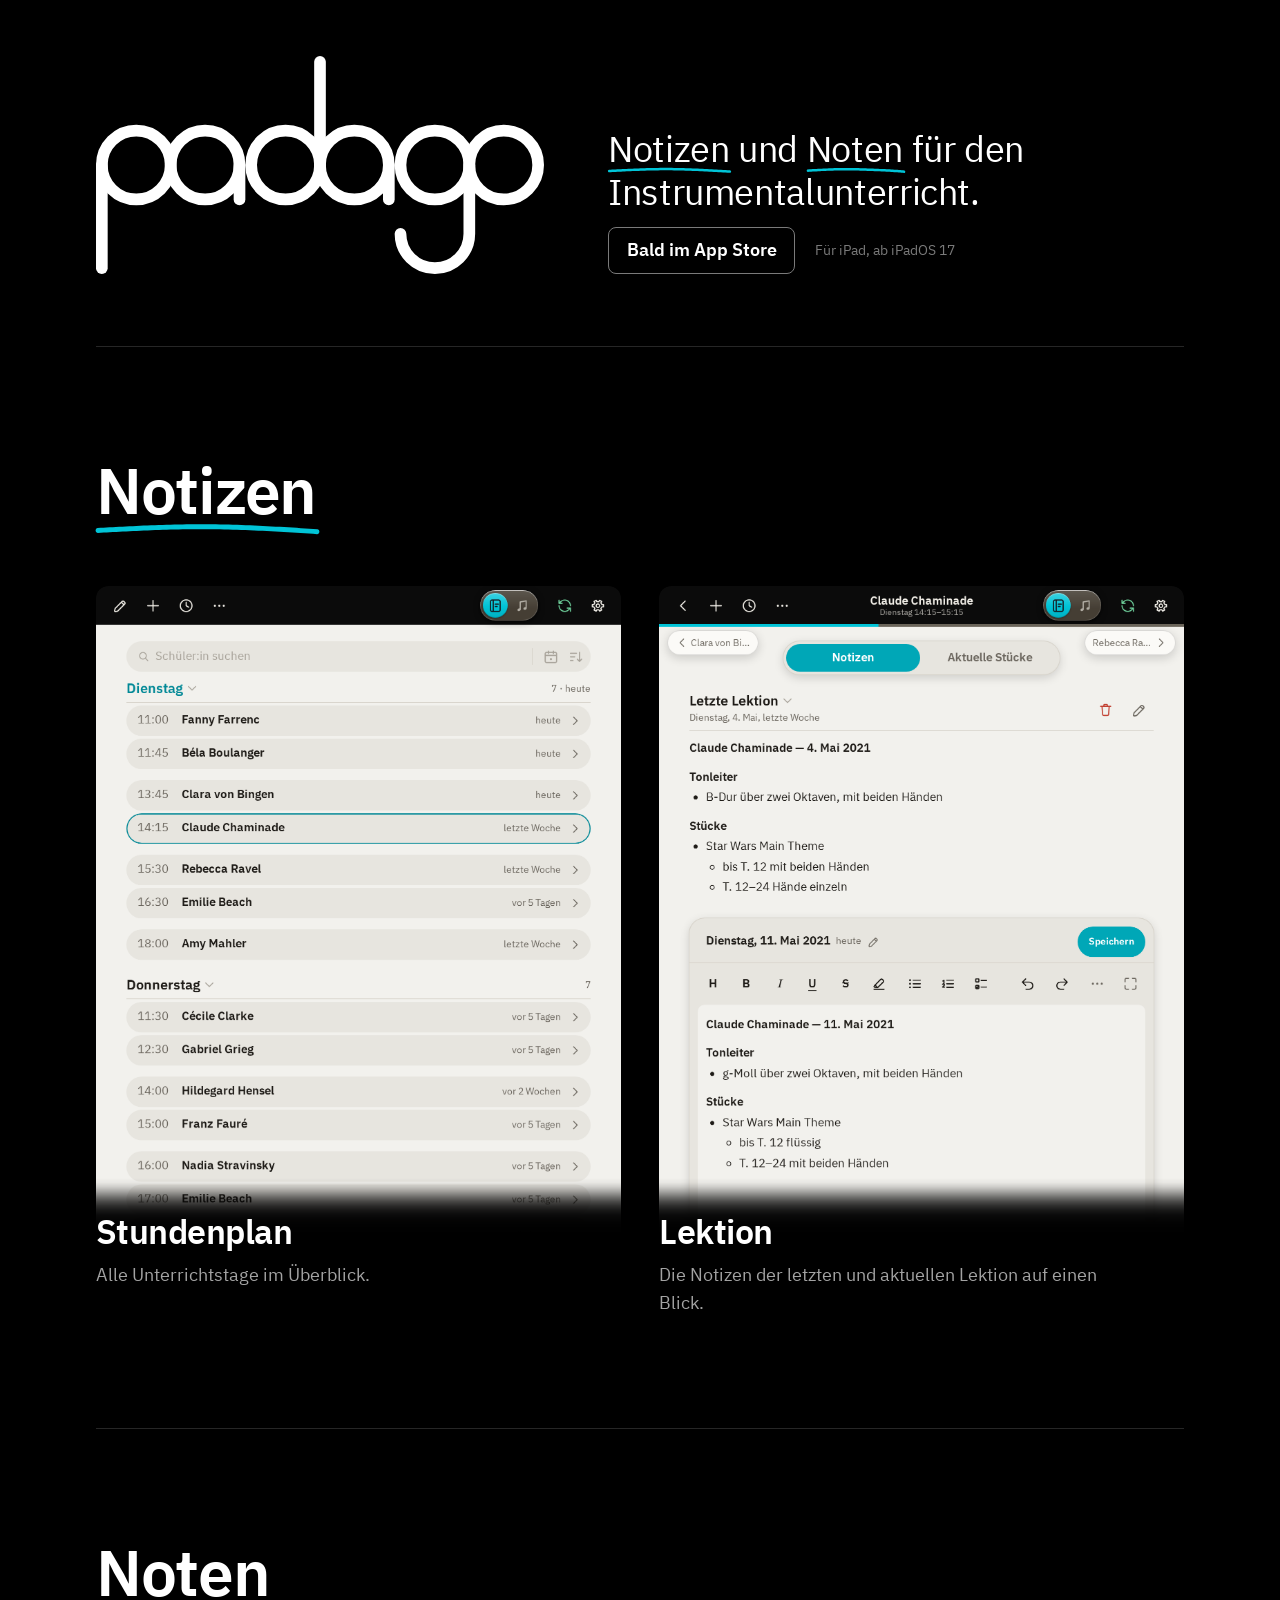
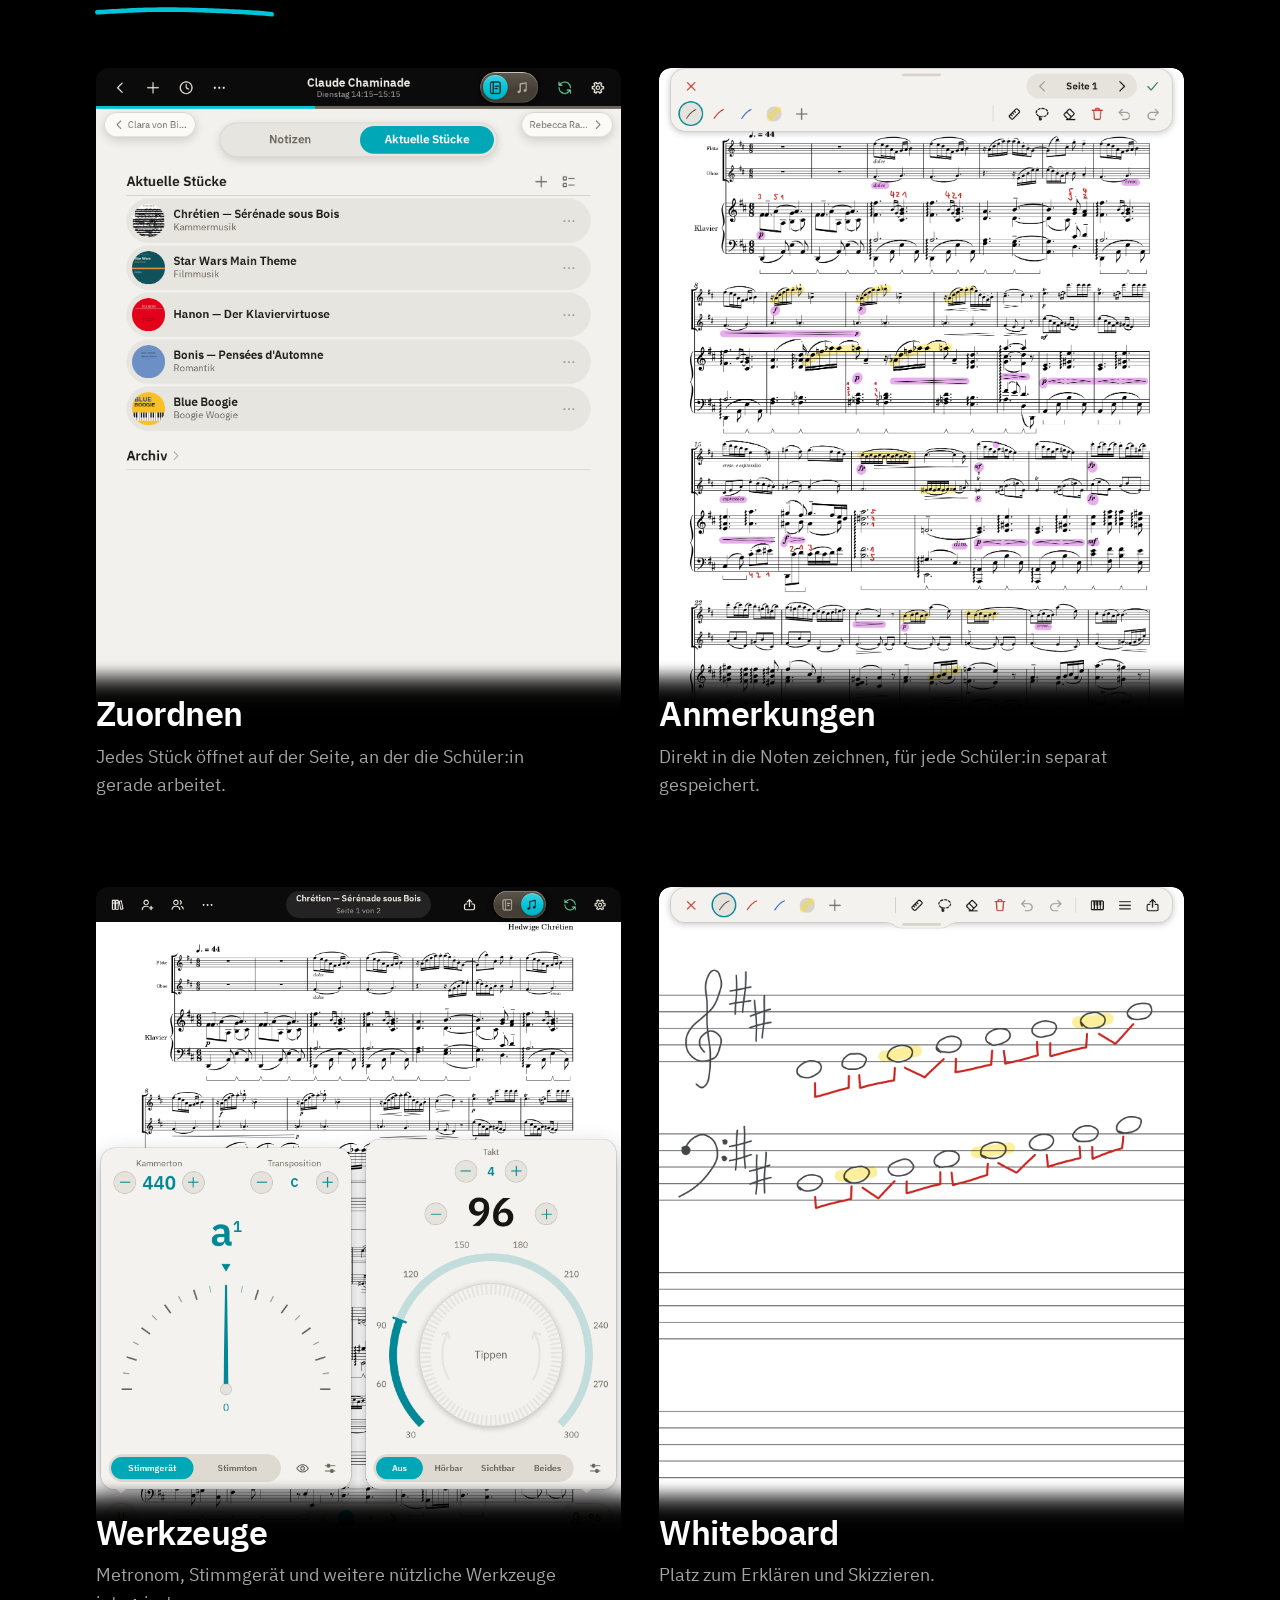
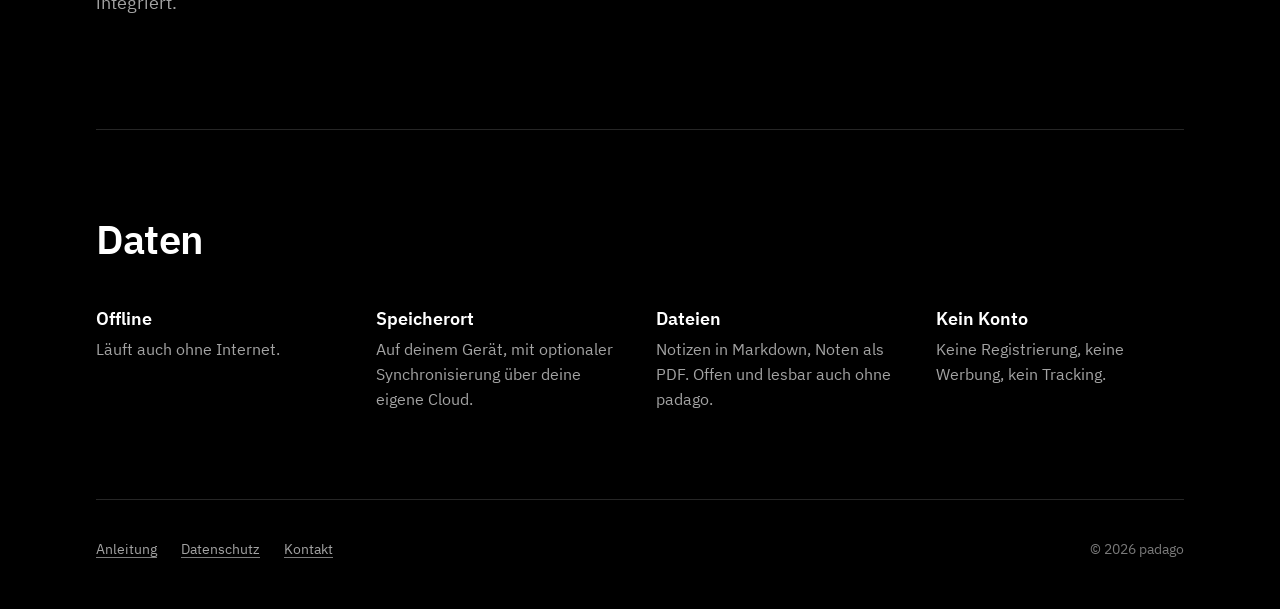
<file: index.html>
<!doctype html>
<html lang="de-CH">
<head>
<meta charset="utf-8">
<meta name="viewport" content="width=device-width, initial-scale=1">
<title>padago – Notizen und Noten für den Instrumentalunterricht</title>
<meta name="description" content="padago ist eine iPad-App für den Instrumentalunterricht: Schüler:innen nach Stundenplan, Notizen pro Lektion und eine Notenbibliothek, deren Stücke auf der richtigen Seite öffnen.">
<meta name="theme-color" content="#000000">
<meta name="color-scheme" content="dark">
<meta property="og:title" content="padago">
<meta property="og:description" content="Notizen und Noten für den Instrumentalunterricht. Für iPad.">
<meta property="og:image" content="https://padago.org/logo/icon-512.png">
<meta property="og:locale" content="de_CH">
<link rel="icon" href="logo/favicon-64.png" sizes="64x64">
<link rel="apple-touch-icon" href="logo/icon-180.png">
<link rel="stylesheet" href="css/site.css">
</head>
<body class="page--wide">

<header class="wrap hero">
  <h1><img src="logo/padago-wordmark-white.svg" alt="padago" width="768" height="374"></h1>
  <p class="claim"><span class="pen pen--notizen">Notizen</span> und <span class="pen pen--noten">Noten</span> für den Instrumentalunterricht.</p>
  <div class="get">
    <span class="store">Bald im App Store</span>
    <span class="req">Für iPad, ab iPadOS 17</span>
  </div>
</header>

<main>
  <!-- The app's two halves, in the order of its switch: each thing it does
       under a picture of it, two to a row; one left over at the end of a
       section has its words beside it instead. The pictures are whole
       screens in the app's light theme, so they stand apart from the page's
       own white on black, cropped here to the part that matters (--at moves
       the crop down). -->
  <section class="wrap part half" aria-labelledby="notizen">
    <h2 id="notizen"><span class="pen pen--notizen">Notizen</span></h2>
    <div class="tiles">
      <figure class="tile">
        <a class="tile__open" href="screenshots/stundenplan.webp"><img class="tile__shot" src="screenshots/stundenplan.webp" width="1520" height="2020" decoding="async" alt="Der Stundenplan, nach Wochentagen geordnet, mit Uhrzeit und dem Alter der letzten Notiz"></a>
        <figcaption>
          <h3>Stundenplan</h3>
          <p>Alle Unterrichtstage im Überblick.</p>
        </figcaption>
      </figure>
      <figure class="tile">
        <a class="tile__open" href="screenshots/lektion.webp"><img class="tile__shot" src="screenshots/lektion.webp" width="1520" height="2020" decoding="async" alt="Die Seite einer Schülerin mit der Notiz der letzten Lektion"></a>
        <figcaption>
          <h3>Lektion</h3>
          <p>Die Notizen der letzten und aktuellen Lektion auf einen Blick.</p>
        </figcaption>
      </figure>
    </div>
  </section>

  <section class="wrap part half" aria-labelledby="noten">
    <h2 id="noten"><span class="pen pen--noten">Noten</span></h2>
    <div class="tiles">
      <figure class="tile">
        <a class="tile__open" href="screenshots/stuecke.webp"><img class="tile__shot" src="screenshots/stuecke.webp" width="1520" height="2020" decoding="async" alt="Die Stücke, an denen eine Schülerin arbeitet, jedes mit seiner Startseite"></a>
        <figcaption>
          <h3>Zuordnen</h3>
          <p>Jedes Stück öffnet auf der Seite, an der die Schüler:in gerade arbeitet.</p>
        </figcaption>
      </figure>
      <figure class="tile">
        <a class="tile__open" href="screenshots/anmerkungen.webp"><img class="tile__shot" src="screenshots/anmerkungen.webp" width="1520" height="2020" decoding="async" alt="Anmerkungen mit dem Stift auf einer Notenseite"></a>
        <figcaption>
          <h3>Anmerkungen</h3>
          <p>Direkt in die Noten zeichnen, für jede Schüler:in separat gespeichert.</p>
        </figcaption>
      </figure>
      <figure class="tile">
        <a class="tile__open" href="screenshots/werkzeuge.webp"><img class="tile__shot" src="screenshots/werkzeuge.webp" width="1680" height="2100" decoding="async" alt="Stimmgerät und Metronom über den Noten: das Stimmgerät im Ton auf a¹, das Metronom auf 96 im Viervierteltakt"></a>
        <figcaption>
          <h3>Werkzeuge</h3>
          <p>Metronom, Stimmgerät und weitere nützliche Werkzeuge integriert.</p>
        </figcaption>
      </figure>
      <figure class="tile">
        <a class="tile__open" href="screenshots/whiteboard.webp"><img class="tile__shot" src="screenshots/whiteboard.webp" width="1520" height="2020" decoding="async" alt="Das Whiteboard mit Notenlinien und zwei von Hand skizzierten Tonleitern mit ihren Ganz- und Halbtonschritten: D-Dur im Violinschlüssel, h-Moll im Bassschlüssel"></a>
        <figcaption>
          <h3>Whiteboard</h3>
          <p>Platz zum Erklären und Skizzieren.</p>
        </figcaption>
      </figure>
    </div>
  </section>

  <!-- What holds for both halves, in smaller print after them. -->
  <section class="wrap part facts" aria-labelledby="daten">
    <h2 id="daten">Daten</h2>
    <dl>
      <div>
        <dt>Offline</dt>
        <dd>Läuft auch ohne Internet.</dd>
      </div>
      <div>
        <dt>Speicherort</dt>
        <dd>Auf deinem Gerät, mit optionaler Synchronisierung über deine eigene Cloud.</dd>
      </div>
      <div>
        <dt>Dateien</dt>
        <dd>Notizen in Markdown, Noten als PDF. Offen und lesbar auch ohne padago.</dd>
      </div>
      <div>
        <dt>Kein Konto</dt>
        <dd>Keine Registrierung, keine Werbung, kein Tracking.</dd>
      </div>
    </dl>
  </section>
</main>

<footer class="wrap foot">
  <nav aria-label="Weiteres">
    <a href="anleitung/">Anleitung</a>
    <a href="datenschutz/">Datenschutz</a>
    <a href="mailto:info@padago.org">Kontakt</a>
  </nav>
  <p>© 2026 padago</p>
</footer>

<!-- A screenshot opened whole, over the page. Without the script, its link
     opens the picture on its own instead. -->
<dialog class="view" aria-label="Bildschirmfoto">
  <form method="dialog">
    <button class="view__close" aria-label="Schliessen">
      <svg viewBox="0 0 24 24" width="24" height="24" aria-hidden="true"><path d="M6 6l12 12M18 6L6 18"/></svg>
    </button>
  </form>
  <img alt="">
</dialog>

<script>
  const view = document.querySelector(".view");
  const whole = view.querySelector("img");
  for (const link of document.querySelectorAll(".tile__open")) {
    link.addEventListener("click", event => {
      // A click for a new tab or window still gets one.
      if (event.button || event.metaKey || event.ctrlKey || event.shiftKey || event.altKey) return;
      event.preventDefault();
      whole.src = link.href;
      whole.alt = link.querySelector("img").alt;
      view.showModal();
    });
  }
  // The button, Escape, or a click anywhere closes it.
  view.addEventListener("click", () => view.close());
</script>

</body>
</html>
</file>
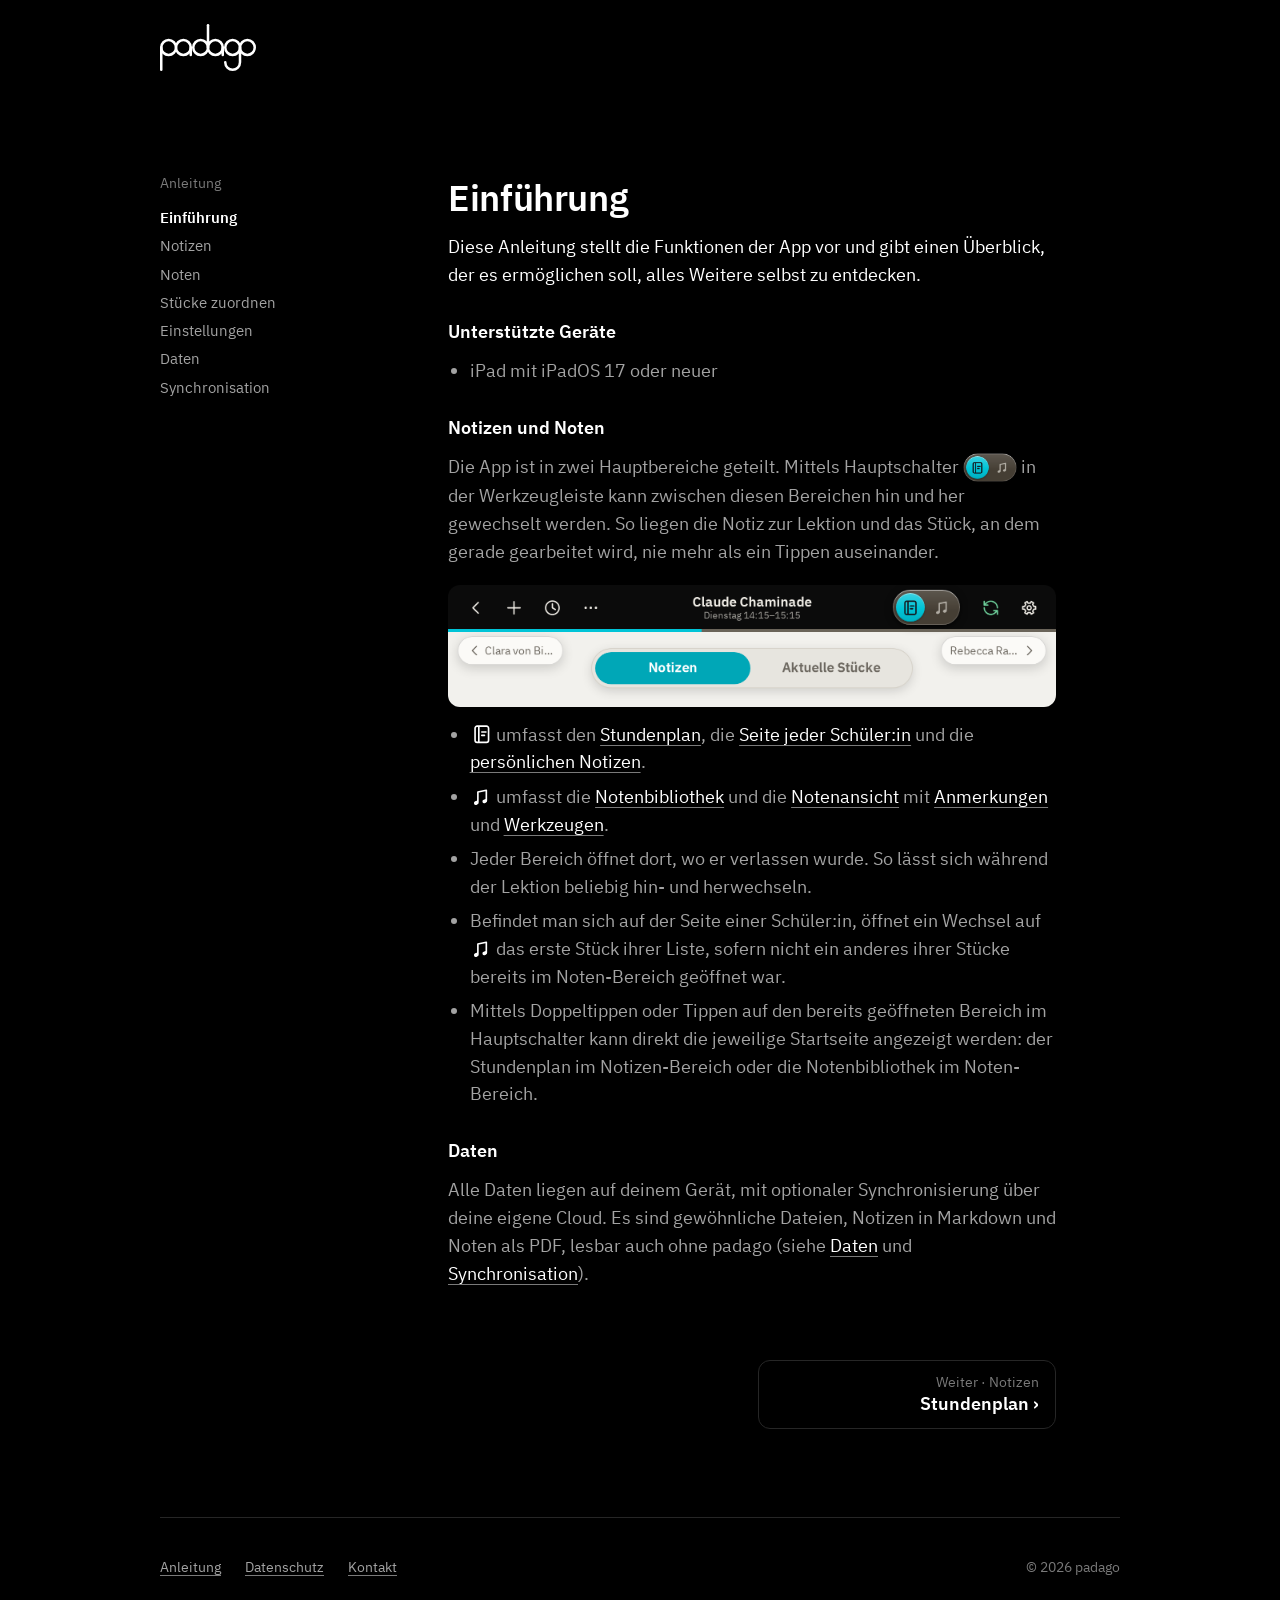
<file: anleitung/index.html>
<!doctype html>
<html lang="de-CH">
<head>
<meta charset="utf-8">
<meta name="viewport" content="width=device-width, initial-scale=1">
<title>Anleitung – padago</title>
<meta name="description" content="Wie padago funktioniert: Stundenplan, Notizen, Notenbibliothek, Notenansicht und mehr.">
<meta name="theme-color" content="#000000">
<meta name="color-scheme" content="dark">
<link rel="icon" href="../logo/favicon-64.png" sizes="64x64">
<link rel="apple-touch-icon" href="../logo/icon-180.png">
<link rel="stylesheet" href="../css/site.css">
</head>
<body>

<!-- The app's own icons, as the text names its buttons by them: copied by
     hand from the sprite in padago/public/index.html. -->
<svg hidden aria-hidden="true" xmlns="http://www.w3.org/2000/svg">
  <symbol id="i-notebook" viewBox="0 0 24 24">
    <path d="M7.6 3.4h10a2.2 2.2 0 0 1 2.2 2.2v12.8a2.2 2.2 0 0 1-2.2 2.2H7.6a2.2 2.2 0 0 1-2.2-2.2V5.6a2.2 2.2 0 0 1 2.2-2.2zM9.4 3.4v17.2"/>
    <path d="M12.6 9.6h4.4M12.6 13.2h2.8"/>
  </symbol>
  <symbol id="i-note" viewBox="0 0 24 24">
    <path d="M9.193 17.111A2.6 2 -20 0 1 7.434 19.879A2.6 2 -20 0 1 4.307 18.889A2.6 2 -20 0 1 6.066 16.121A2.6 2 -20 0 1 9.193 17.111ZM18.193 15.311A2.6 2 -20 0 1 16.434 18.079A2.6 2 -20 0 1 13.307 17.089A2.6 2 -20 0 1 15.066 14.321A2.6 2 -20 0 1 18.193 15.311ZM7.537 17.65V6.4a.875 .875 0 0 1 1.75 0v11.25a.875 .875 0 0 1-1.75 0ZM16.537 15.85V4.6a.875 .875 0 0 1 1.75 0v11.25a.875 .875 0 0 1-1.75 0ZM8.24 5.542 17.24 3.742a.875 .875 0 0 1 .344 1.716l-9 1.8a.875 .875 0 0 1-.344-1.716Z" fill="currentColor" stroke="none"/>
  </symbol>
  <symbol id="i-plus" viewBox="0 0 24 24"><path d="M12 4v16M4 12h16"/></symbol>
  <symbol id="i-minus" viewBox="0 0 24 24"><path d="M4 12h16"/></symbol>
  <symbol id="i-lines" viewBox="0 0 24 24"><path d="M4 6.6h16M4 12h16M4 17.4h16"/></symbol>
  <symbol id="i-grip" viewBox="0 0 24 24"><path d="M8 10.2 12 6.2l4 4M8 13.8l4 4 4-4"/></symbol>
  <symbol id="i-close" viewBox="0 0 24 24"><path d="M6.3 6.3 17.7 17.7M17.7 6.3 6.3 17.7"/></symbol>
  <symbol id="i-more" viewBox="0 0 24 24">
    <circle cx="5.3" cy="12" r="1.55" fill="currentColor" stroke="none"/>
    <circle cx="12" cy="12" r="1.55" fill="currentColor" stroke="none"/>
    <circle cx="18.7" cy="12" r="1.55" fill="currentColor" stroke="none"/>
  </symbol>
  <symbol id="i-clock" viewBox="0 0 24 24"><circle cx="12" cy="12" r="8.8"/><path d="M12 6.8V12l3.8 2.2"/></symbol>
  <symbol id="i-today" viewBox="0 0 24 24">
    <path d="M5.6 5.2h12.8a2.2 2.2 0 0 1 2.2 2.2v11a2.2 2.2 0 0 1-2.2 2.2H5.6a2.2 2.2 0 0 1-2.2-2.2v-11a2.2 2.2 0 0 1 2.2-2.2zM3.4 9.8h17.2M8.2 3.4v3.6M15.8 3.4v3.6"/>
    <circle cx="12" cy="15.4" r="1.6" fill="currentColor" stroke="none"/>
  </symbol>
  <symbol id="i-sort" viewBox="0 0 24 24">
    <path d="M4 6.6h9M4 12h6.4M4 17.4h3.8"/>
    <path d="M17.6 5.2v13.6M14.4 15.6l3.2 3.2 3.2-3.2"/>
  </symbol>
  <symbol id="i-pencil" viewBox="0 0 24 24">
    <path d="M4 20l.9-3.9L15.5 5.5a1.8 1.8 0 0 1 2.5 0l1.4 1.4a1.8 1.8 0 0 1 0 2.5L8.8 20.1l-3.9.9zM14.3 6.7 17.7 10.1"/>
  </symbol>
  <symbol id="i-trash" viewBox="0 0 24 24">
    <path d="M4.4 6.4h15.2M9.4 6.4V4.6a1 1 0 0 1 1-1h3.2a1 1 0 0 1 1 1v1.8M6.6 6.4l.85 12.1a1.7 1.7 0 0 0 1.7 1.6h5.7a1.7 1.7 0 0 0 1.7-1.6L17.4 6.4"/>
  </symbol>
  <symbol id="i-unarchive" viewBox="0 0 24 24">
    <path d="M4.6 3.6h14.8a1.4 1.4 0 0 1 1.4 1.4v1.6a1.4 1.4 0 0 1-1.4 1.4H4.6a1.4 1.4 0 0 1-1.4-1.4V5a1.4 1.4 0 0 1 1.4-1.4zM4.6 8v10.6a1.8 1.8 0 0 0 1.8 1.8h11.2a1.8 1.8 0 0 0 1.8-1.8V8"/>
    <path d="M12 17.4v-6M9.4 14 12 11.4 14.6 14"/>
  </symbol>
  <symbol id="i-import" viewBox="0 0 24 24">
    <path d="M12 3v10.4M8.6 10 12 13.4l3.4-3.4"/>
    <path d="M8 6.6H5.8a2 2 0 0 0-2 2v9.6a2 2 0 0 0 2 2h12.4a2 2 0 0 0 2-2V8.6a2 2 0 0 0-2-2H16"/>
  </symbol>
  <symbol id="i-undo" viewBox="0 0 24 24">
    <path d="M4.2 9.6h9.4a5.3 5.3 0 0 1 0 10.6H8.6M8 4.8 3.2 9.6 8 14.4"/>
  </symbol>
  <symbol id="i-redo" viewBox="0 0 24 24">
    <path d="M19.8 9.6h-9.4a5.3 5.3 0 0 0 0 10.6h5M16 4.8l4.8 4.8-4.8 4.8"/>
  </symbol>
  <symbol id="i-reset" viewBox="0 0 24 24">
    <path d="M4.4 5v14"/>
    <path d="M20 12H9.2M13.8 7.6 9.2 12l4.6 4.4"/>
  </symbol>
  <symbol id="i-turn-left" viewBox="0 0 24 24">
    <path d="M3.4 12a8.6 8.6 0 1 0 2.52-6.08"/>
    <path d="M3.4 4v5.6h5.6"/>
  </symbol>
  <symbol id="i-turn-right" viewBox="0 0 24 24">
    <path d="M20.6 12a8.6 8.6 0 1 1-2.52-6.08"/>
    <path d="M20.6 4v5.6h-5.6"/>
  </symbol>
  <symbol id="i-copy" viewBox="0 0 24 24">
    <rect x="4.2" y="7.6" width="12.2" height="12.2" rx="2.2"/>
    <path d="M9.4 3.6h8.4a2 2 0 0 1 2 2v8.4"/>
  </symbol>
  <symbol id="i-full" viewBox="0 0 24 24">
    <path d="M9 3.8H5.8a2 2 0 0 0-2 2V9M15 3.8h3.2a2 2 0 0 1 2 2V9M9 20.2H5.8a2 2 0 0 1-2-2V15M15 20.2h3.2a2 2 0 0 0 2-2V15"/>
  </symbol>
  <symbol id="i-sheet" viewBox="0 0 24 24">
    <rect x="4" y="4" width="16" height="16" rx="2.2"/>
    <path d="M10.629 15.249A2 1.5 -20 0 1 9.263 17.343A2 1.5 -20 0 1 6.871 16.618A2 1.5 -20 0 1 8.237 14.524A2 1.5 -20 0 1 10.629 15.249ZM16.629 14.049A2 1.5 -20 0 1 15.263 16.143A2 1.5 -20 0 1 12.871 15.418A2 1.5 -20 0 1 14.237 13.324A2 1.5 -20 0 1 16.629 14.049ZM8.948 15.645V8.575a.875 .875 0 0 1 1.75 0v7.07a.875 .875 0 0 1-1.75 0ZM14.948 14.445V7.375a.875 .875 0 0 1 1.75 0v7.07a.875 .875 0 0 1-1.75 0ZM9.652 7.717 15.652 6.517a.875 .875 0 0 1 .343 1.716l-6 1.2a.875 .875 0 0 1-.343-1.716Z" fill="currentColor" stroke="none"/>
  </symbol>
  <symbol id="i-folder" viewBox="0 0 24 24">
    <path d="M3.6 18V6a2 2 0 0 1 2-2h3.7l2 2.4h7.1a2 2 0 0 1 2 2v9.6a2 2 0 0 1-2 2H5.6a2 2 0 0 1-2-2z"/>
  </symbol>
  <symbol id="i-file" viewBox="0 0 24 24">
    <rect x="5.4" y="3.4" width="13.2" height="17.2" rx="2.2"/>
  </symbol>
  <symbol id="i-folder-plus" viewBox="0 0 24 24">
    <path d="M3.6 18V6a2 2 0 0 1 2-2h3.7l2 2.4h7.1a2 2 0 0 1 2 2v9.6a2 2 0 0 1-2 2H5.6a2 2 0 0 1-2-2z"/>
    <path d="M12 10.6v5.2M9.4 13.2h5.2"/>
  </symbol>
  <symbol id="i-paper-ruled" viewBox="0 0 24 24">
    <rect x="5.4" y="3.4" width="13.2" height="17.2" rx="2.2"/>
    <path d="M8.4 8.4h7.2M8.4 12h7.2M8.4 15.6h7.2"/>
  </symbol>
  <symbol id="i-select" viewBox="0 0 24 24">
    <path d="M11.8 7h8.2M11.8 17h8.2"/>
    <rect x="3.6" y="4.6" width="4.8" height="4.8" rx="1.2"/>
    <rect x="3.6" y="14.6" width="4.8" height="4.8" rx="1.2"/>
  </symbol>
  <symbol id="i-shelf" viewBox="0 0 24 24">
    <path d="M4.6 4.4h1.8a1.2 1.2 0 0 1 1.2 1.2v12.8a1.2 1.2 0 0 1-1.2 1.2H4.6a1.2 1.2 0 0 1-1.2-1.2V5.6a1.2 1.2 0 0 1 1.2-1.2zM10 4.4h1.8a1.2 1.2 0 0 1 1.2 1.2v12.8a1.2 1.2 0 0 1-1.2 1.2H10a1.2 1.2 0 0 1-1.2-1.2V5.6a1.2 1.2 0 0 1 1.2-1.2zM4.5 9h2M9.9 9h2M14.6 6.2 18.2 5.3l2.8 13.4-3.6.9z"/>
  </symbol>
  <symbol id="i-person-plus" viewBox="0 0 24 24">
    <circle cx="9.6" cy="8" r="3.7"/>
    <path d="M3.2 20c0-3.5 2.9-5.8 6.4-5.8 1.2 0 2.4.3 3.4.8"/>
    <path d="M17.8 14.2v6M14.8 17.2h6"/>
  </symbol>
  <symbol id="i-person-x" viewBox="0 0 24 24">
    <circle cx="9.6" cy="8" r="3.7"/>
    <path d="M3.2 20c0-3.5 2.9-5.8 6.4-5.8 1 0 2 .2 2.9.6"/>
    <path d="M15 14.6 20.6 20.2M20.6 14.6 15 20.2"/>
  </symbol>
  <symbol id="i-people" viewBox="0 0 24 24">
    <circle cx="9.2" cy="8" r="3.7"/>
    <path d="M2.8 20c0-3.5 2.9-5.8 6.4-5.8s6.4 2.3 6.4 5.8"/>
    <path d="M16.2 4.8a3.7 3.7 0 0 1 0 6.4"/>
    <path d="M18.2 14.8c1.9.7 3.2 2.3 3.2 4.4"/>
  </symbol>
  <symbol id="i-bookmark" viewBox="0 0 24 24"><path d="M6.4 3.6h11.2v16.8L12 16.2l-5.6 4.2z"/></symbol>
  <symbol id="i-return" viewBox="0 0 24 24">
    <path d="M3.6 12a8.4 8.4 0 1 0 2.5-6M5.6 3.4v3.4H9"/>
  </symbol>
  <symbol id="i-share" viewBox="0 0 24 24">
    <path d="M12 3.4v11.4M8 7.4 12 3.4l4 4"/>
    <path d="M8 10.6H5.8a2 2 0 0 0-2 2v5.6a2 2 0 0 0 2 2h12.4a2 2 0 0 0 2-2v-5.6a2 2 0 0 0-2-2H16"/>
  </symbol>
  <symbol id="i-crop-auto" viewBox="0 0 24 24">
    <path d="M7 3.4v13.6h13.6M3.4 7h13.6v13.6"/>
    <rect x="9.4" y="9.4" width="5.2" height="5.2" rx="1"/>
  </symbol>
  <symbol id="i-straight" viewBox="0 0 24 24">
    <rect x="5.6" y="4.4" width="12.8" height="12.8" rx="2.2" transform="rotate(-11 12 10.8)"/>
    <path d="M4 20h16"/>
  </symbol>
  <symbol id="i-check" viewBox="0 0 24 24"><path d="M4.8 12.4 9.9 17.5 19.2 6.5"/></symbol>
  <symbol id="i-ruler" viewBox="0 0 24 24">
    <g transform="rotate(-45 12 12)">
      <path d="M5.4 8.4h13.2a1.8 1.8 0 0 1 1.8 1.8v3.6a1.8 1.8 0 0 1-1.8 1.8H5.4a1.8 1.8 0 0 1-1.8-1.8v-3.6a1.8 1.8 0 0 1 1.8-1.8zM7.6 8.4v3M11.2 8.4v3M14.8 8.4v3"/>
    </g>
  </symbol>
  <symbol id="i-lasso" viewBox="0 0 24 24">
    <path d="M12 3.6c4.9 0 8.8 2.8 8.8 6.3S16.9 16.2 12 16.2 3.2 13.4 3.2 9.9 7.1 3.6 12 3.6z" stroke-dasharray="3.2 2.7"/>
    <path d="M8.1 15.5c-.6 1.5-.3 2.6.6 3.2M8 19.6a1.4 1.4 0 1 0 2.8 0a1.4 1.4 0 1 0-2.8 0z"/>
  </symbol>
  <symbol id="i-eraser" viewBox="0 0 24 24">
    <path d="M12.9 5.2l5.3 5.3a1.5 1.5 0 0 1 0 2.2l-6.8 6.8a1.5 1.5 0 0 1-2.2 0l-5.3-5.3a1.5 1.5 0 0 1 0-2.2l6.8-6.8a1.5 1.5 0 0 1 2.2 0zM8.1 10l5.8 5.8M7.2 20.4h12.4"/>
  </symbol>
  <symbol id="i-metronome" viewBox="0 0 24 24">
    <path d="M9.4 3.4h5.2l4.6 17.2H4.8zM7.2 13.8h9.6M12 18.6 14.4 8.8"/>
  </symbol>
  <symbol id="i-fork" viewBox="0 0 24 24"><path d="M8.2 3.2v7.6a3.8 3.8 0 0 0 7.6 0V3.2M12 14.6v6.2"/></symbol>
  <symbol id="i-eye" viewBox="0 0 24 24">
    <path d="M2.4 12S6 5.9 12 5.9 21.6 12 21.6 12 18 18.1 12 18.1 2.4 12 2.4 12z"/>
    <circle cx="12" cy="12" r="3"/>
  </symbol>
  <symbol id="i-sliders" viewBox="0 0 24 24">
    <path d="M3.125 7.6H6M12.8 7.6h8.075M3.125 16.4H11.6M18.4 16.4h2.475" stroke-linecap="butt"/>
    <circle cx="9.4" cy="7.6" r="3.4" fill="currentColor" stroke="none"/>
    <circle cx="15" cy="16.4" r="3.4" fill="currentColor" stroke="none"/>
  </symbol>
  <symbol id="i-gear" viewBox="0 0 24 24">
    <path d="M18.06 10.26 20.41 10.21 20.41 13.79 18.06 13.74 16.53 16.38 17.75 18.39 14.66 20.18 13.52 18.11 10.48 18.11 9.34 20.18 6.25 18.39 7.47 16.38 5.94 13.74 3.59 13.79 3.59 10.21 5.94 10.26 7.47 7.62 6.25 5.61 9.34 3.82 10.48 5.89 13.52 5.89 14.66 3.82 17.75 5.61 16.53 7.62Z"/>
    <circle cx="12" cy="12" r="2.6"/>
  </symbol>
  <symbol id="i-sync" viewBox="0 0 24 24">
    <path d="M20.6 12A8.6 8.6 0 0 0 6 5.9L3.4 8.4M3.4 3.6v4.8h4.8"/>
    <path d="M3.4 12a8.6 8.6 0 0 0 14.6 6.1l2.6-2.5M20.6 20.4v-4.8h-4.8"/>
  </symbol>
  <symbol id="i-screen" viewBox="0 0 24 24">
    <path d="M7.6 16.6H5.2a1.8 1.8 0 0 1-1.8-1.8V6.2a1.8 1.8 0 0 1 1.8-1.8h13.6a1.8 1.8 0 0 1 1.8 1.8v8.6a1.8 1.8 0 0 1-1.8 1.8h-2.4M12 14.2l3.6 5.6H8.4z"/>
  </symbol>
  <symbol id="i-laser" viewBox="0 0 24 24">
    <path d="M3.8 20.2 14.64 9.36M16.2 5.6V2.8M17.76 6.24l1.98-1.98M18.4 7.8h2.8M17.76 9.36l1.98 1.98M16.2 10v2.8M14 7.8h-2.8M14.64 6.24l-1.98-1.98M18.4 7.8a2.2 2.2 0 1 1-4.4 0a2.2 2.2 0 1 1 4.4 0z"/>
  </symbol>
  <symbol id="i-piano" viewBox="0 0 24 24">
    <path d="M4.4 5.4h15.2a1.4 1.4 0 0 1 1.4 1.4v10.4a1.4 1.4 0 0 1-1.4 1.4H4.4a1.4 1.4 0 0 1-1.4-1.4V6.8a1.4 1.4 0 0 1 1.4-1.4z"/>
    <path d="M7.5 12v5.725M12 12v5.725M16.5 12v5.725" stroke-linecap="butt"/>
    <path d="M6 6.275h3V12H6zM10.5 6.275h3V12h-3zM15 6.275h3V12h-3z" fill="currentColor" stroke="none"/>
  </symbol>
</svg>

<header class="wrap top">
  <a href="../"><img src="../logo/padago-wordmark-white.svg" alt="padago, zur Startseite" width="768" height="374"></a>
</header>

<main class="wrap docs">
  <!-- The sections, as the app is laid out. The script opens the one shown
       to its chapters and topics, from the headings in it. -->
  <nav class="toc" aria-labelledby="anleitung">
    <h1 id="anleitung">Anleitung</h1>
    <ol>
      <li><a href="#einfuehrung">Einführung</a></li>
      <li><a href="#notizen">Notizen</a></li>
      <li><a href="#noten">Noten</a></li>
      <li><a href="#zuordnen">Stücke zuordnen</a></li>
      <li><a href="#einstellungen">Einstellungen</a></li>
      <li><a href="#daten">Daten</a></li>
      <li><a href="#synchronisation">Synchronisation</a></li>
    </ol>
  </nav>

  <article class="prose">
    <div class="doc">
      <section aria-labelledby="einfuehrung">
        <h2 id="einfuehrung">Einführung</h2>
        <p class="lead">Diese Anleitung stellt die Funktionen der App vor und gibt einen Überblick, der es ermöglichen soll, alles Weitere selbst zu entdecken.</p>

        <h3 id="geraete">Unterstützte Geräte</h3>
        <ul>
          <li>iPad mit iPadOS 17 oder neuer</li>
        </ul>

        <h3 id="bereiche">Notizen und Noten</h3>
        <p>Die App ist in zwei Hauptbereiche geteilt. Mittels Hauptschalter <img class="pivot" src="../screenshots/hauptschalter.webp" width="172" height="92" alt=""> in der Werkzeugleiste kann zwischen diesen Bereichen hin und her gewechselt werden. So liegen die Notiz zur Lektion und das Stück, an dem gerade gearbeitet wird, nie mehr als ein Tippen auseinander.</p>
        <figure class="shot shot--crop" style="--shot: 5 / 1">
          <a href="../screenshots/lektionen.webp"><img src="../screenshots/lektionen.webp" width="1520" height="2020" loading="lazy" decoding="async" alt="Die Leiste über der Seite einer Schülerin: rechts der Schalter mit Notizbuch und Noten, daneben Synchronisierung und Einstellungen; darunter, auf ihrer Seite, der Schalter «Notizen» und «Aktuelle Stücke»"></a>
        </figure>
        <ul>
          <li><svg class="ico" role="img" aria-label="Notizbuch"><use href="#i-notebook"/></svg> umfasst den <a href="#stundenplan">Stundenplan</a>, die <a href="#seite">Seite jeder Schüler:in</a> und die <a href="#persoenlich">persönlichen Notizen</a>.</li>
          <li><svg class="ico" role="img" aria-label="Notenbibliothek"><use href="#i-note"/></svg> umfasst die <a href="#notenbibliothek">Notenbibliothek</a> und die <a href="#notenansicht">Notenansicht</a> mit <a href="#anmerkungen">Anmerkungen</a> und <a href="#werkzeuge">Werkzeugen</a>.</li>
          <li>Jeder Bereich öffnet dort, wo er verlassen wurde. So lässt sich während der Lektion beliebig hin- und herwechseln.</li>
          <li>Befindet man sich auf der Seite einer Schüler:in, öffnet ein Wechsel auf <svg class="ico" role="img" aria-label="Notenbibliothek"><use href="#i-note"/></svg> das erste Stück ihrer Liste, sofern nicht ein anderes ihrer Stücke bereits im Noten-Bereich geöffnet war.</li>
          <li>Mittels Doppeltippen oder Tippen auf den bereits geöffneten Bereich im Hauptschalter kann direkt die jeweilige Startseite angezeigt werden: der Stundenplan im Notizen-Bereich oder die Notenbibliothek im Noten-Bereich.</li>
        </ul>

        <h3 id="datenablage">Daten</h3>
        <p>Alle Daten liegen auf deinem Gerät, mit optionaler Synchronisierung über deine eigene Cloud. Es sind gewöhnliche Dateien, Notizen in Markdown und Noten als PDF, lesbar auch ohne padago (siehe <a href="#daten">Daten</a> und <a href="#synchronisation">Synchronisation</a>).</p>
      </section>

      <section aria-labelledby="notizen">
        <h2 id="notizen">Notizen</h2>

        <section aria-labelledby="stundenplan">
          <h3 id="stundenplan">Stundenplan</h3>
          <p>Die Startseite des Notizen-Bereichs ist der Stundenplan. Rechts von jeder Schüler:in steht, wann die letzte Notiz verfasst wurde. Ein Tippen auf den Namen öffnet die <a href="#seite">Seite der Schüler:in</a>.</p>
          <figure class="shot shot--crop">
            <a href="../screenshots/stundenplan.webp"><img src="../screenshots/stundenplan.webp" width="1520" height="2020" loading="lazy" decoding="async" alt="Der Stundenplan, nach Wochentagen geordnet, mit Uhrzeit und dem Alter der letzten Notiz; die laufende Lektion ist umrandet"></a>
          </figure>
          <ul>
            <li>Die laufende Lektion ist farbig umrandet.</li>
            <li>Ein Tippen auf einen Wochentag klappt ihn zu oder auf.</li>
            <li>Ein Tippen auf <svg class="ico" role="img" aria-label="Kalender"><use href="#i-today"/></svg> im Suchfeld zeigt nur den heutigen Tag.</li>
            <li>Mittels <svg class="ico" role="img" aria-label="Sortieren"><use href="#i-sort"/></svg> im Suchfeld lässt sich die Reihenfolge wählen: <span class="ui">«Nach Stundenplan»</span> oder <span class="ui">«Alphabetisch»</span>.</li>
            <li>Ein Tippen auf <svg class="ico" role="img" aria-label="Uhr"><use href="#i-clock"/></svg> in der Werkzeugleiste öffnet die laufende oder als nächstes folgende Lektion.</li>
          </ul>

          <h4 id="hinzufuegen">Schüler:innen hinzufügen</h4>
          <p>Ein Tippen auf <svg class="ico" role="img" aria-label="Plus"><use href="#i-plus"/></svg> in der Werkzeugleiste öffnet «Schüler:in hinzufügen».</p>
          <figure class="shot shot--crop" style="--at: 50%">
            <a href="../screenshots/hinzufuegen.webp"><img src="../screenshots/hinzufuegen.webp" width="1520" height="2020" loading="lazy" decoding="async" alt="Das Fenster «Schüler:in hinzufügen» mit Name, Tag, Uhrzeit und Dauer über dem Stundenplan"></a>
          </figure>
          <ul>
            <li>Zwingend erforderlich ist nur der Name.</li>
            <li>Mit <svg class="ico" role="img" aria-label="Plus"><use href="#i-plus"/></svg> neben der Dauer lässt sich ein weiterer Termin hinzufügen, für Schüler:innen, die mehrmals pro Woche kommen.</li>
            <li><span class="ui">«Hinzufügen und fertig»</span> schliesst das Fenster.</li>
            <li><span class="ui">«Hinzufügen und weiter»</span> lässt es offen, um eine weitere Schüler:in hinzuzufügen. Die Uhrzeit rückt dabei automatisch um die Dauer der hinzugefügten Schüler:in weiter.</li>
          </ul>

          <h4 id="bearbeiten">Stundenplan bearbeiten</h4>
          <p>Ein Tippen auf <svg class="ico" role="img" aria-label="Stift"><use href="#i-pencil"/></svg> in der Werkzeugleiste öffnet den Stundenplan im Bearbeitungs-Modus.</p>
          <figure class="shot shot--crop" style="--shot: 1 / 1">
            <a href="../screenshots/bearbeiten.webp"><img src="../screenshots/bearbeiten.webp" width="1520" height="2020" loading="lazy" decoding="async" alt="Der Stundenplan beim Bearbeiten: geänderte Werte umrandet, eine Schülerin zum Löschen markiert, das Menü einer Zeile offen"></a>
          </figure>
          <ul>
            <li>Tag, Uhrzeit, Name und Dauer lassen sich direkt antippen und ändern. Geänderte Werte sind farbig umrandet.</li>
            <li>Mit <svg class="ico" role="img" aria-label="Mehr"><use href="#i-more"/></svg> am Ende der Zeile lassen sich Termine hinzufügen oder entfernen sowie Schüler:innen archivieren oder löschen.</li>
            <li>Gespeichert wird erst mit <span class="ui">«Speichern»</span>. <svg class="ico" role="img" aria-label="Kreuz"><use href="#i-close"/></svg> verwirft alle Änderungen und beendet das Bearbeiten. Mit <svg class="ico" role="img" aria-label="Rückgängig"><use href="#i-undo"/></svg> und <svg class="ico" role="img" aria-label="Wiederherstellen"><use href="#i-redo"/></svg> lassen sich einzelne Schritte rückgängig machen und wiederherstellen, mit <svg class="ico" role="img" aria-label="Zurücksetzen"><use href="#i-reset"/></svg> alle Änderungen auf einmal zurücksetzen.</li>
            <li>Ein neuer Name benennt auch den Ordner der Schüler:in um.</li>
            <li><span class="ui">«Löschen»</span> entfernt die Schüler:in und ihren Ordner unter «Notizen» im <a href="#ordner">Ordner Padago</a>. Ihre Notizen, Anmerkungen und Termine werden damit gelöscht, die Original-Noten bleiben in der Notenbibliothek. <span class="ui">«Archivieren»</span> entfernt sie nur aus dem Stundenplan, ihr Ordner bleibt erhalten (siehe <a href="#archiv">Archiv</a>).</li>
          </ul>

          <h4 id="stundenplaner">Stundenplaner</h4>
          <p>Der Stundenplaner (<svg class="ico" role="img" aria-label="Mehr"><use href="#i-more"/></svg> › <span class="ui">«Stundenplaner»</span>) erleichtert die Planung sowie grosse Veränderungen am Stundenplan.</p>
          <figure class="shot shot--crop" style="--shot: 3 / 2">
            <a href="../screenshots/stundenplaner.webp"><img src="../screenshots/stundenplaner.webp" width="2020" height="1520" loading="lazy" decoding="async" alt="Der Stundenplaner beim Einteilen: am Dienstag vier Lektionen und darunter der gewählte Platz um 14:15, am Donnerstag drei Lektionen und «+ weiter», unten die noch nicht eingeteilten Schüler:innen"></a>
          </figure>
          <ul>
            <li>Im oberen Teil befindet sich die Einteilung, während im unteren Teil alle noch nicht eingeteilten Schüler:innen aufgelistet sind.</li>
            <li>Um eine Schüler:in einzuteilen, wähle erst einen Platz im Stundenplan: <span class="ui">«+ Beginn»</span> am Anfang eines Tages, <span class="ui">«+ weiter»</span> an seinem Ende oder <span class="ui">«+ Tag»</span> für einen neuen Unterrichtstag. Die Uhrzeit des gewählten Platzes lässt sich antippen, um sie zu ändern. Tippe dann unten auf die gewünschte Schüler:in, um sie diesem Platz zuzuteilen. Der gewählte Platz rückt automatisch um ihre Dauer weiter, bereit für die nächste Schüler:in.</li>
            <li>Schüler:innen lassen sich auch an einen freien Platz ziehen. Auf eine bestehende Lektion gezogen, wird diese Zeit von beiden Schüler:innen besetzt, etwa für wöchentlich abwechselnden Unterricht.</li>
            <li>Eine von Hand geänderte Uhrzeit bleibt, wo sie ist. Überschneidungen sind erlaubt und rot markiert.</li>
            <li>Mit langem Drücken auf eine Schüler:in in der Liste unten lässt sich diese bearbeiten (Dauer, Termine pro Woche) sowie archivieren oder löschen.</li>
            <li>Mit <svg class="ico" role="img" aria-label="Plus"><use href="#i-plus"/></svg> lassen sich neue Schüler:innen hinzufügen.</li>
            <li>Gespeichert wird erst mit <span class="ui">«Speichern»</span>. <svg class="ico" role="img" aria-label="Kreuz"><use href="#i-close"/></svg> verwirft alle Änderungen und schliesst den Stundenplaner. Mit <svg class="ico" role="img" aria-label="Rückgängig"><use href="#i-undo"/></svg> und <svg class="ico" role="img" aria-label="Wiederherstellen"><use href="#i-redo"/></svg> lassen sich einzelne Schritte rückgängig machen und wiederherstellen, mit <svg class="ico" role="img" aria-label="Zurücksetzen"><use href="#i-reset"/></svg> alle vorgenommenen Änderungen auf einmal zurücksetzen.</li>
            <li>Mittels <svg class="ico" role="img" aria-label="Papierkorb"><use href="#i-trash"/></svg> lässt sich der Stundenplan leeren, etwa für ein neues Schuljahr. Alle Schüler:innen kommen dann zurück in die Liste unten.</li>
          </ul>

          <h4 id="stundenplan-importieren">Stundenplan importieren</h4>
          <p>Ein bestehender Stundenplan lässt sich importieren, etwa eine Liste der Schule oder eine eigene Tabelle. Er wird direkt auf dem iPad gelesen, die Datei verlässt das Gerät nicht.</p>
          <figure class="shot shot--crop" style="--shot: 3 / 2">
            <a href="../screenshots/importieren.webp"><img src="../screenshots/importieren.webp" width="2020" height="1520" loading="lazy" decoding="async" alt="Ein importierter Stundenplan von Dienstag bis Donnerstag, zwei Lektionen rot umrandet zum Prüfen; oben die Zusammenfassung «Stundenplan 2026-27.docx: 14 Termine, 2 zum Prüfen markiert, 1 neu», unten zwei Schüler:innen, die im Dokument fehlen"></a>
          </figure>
          <ol>
            <li>Im Stundenplaner auf <svg class="ico" role="img" aria-label="Importieren"><use href="#i-import"/></svg> tippen.</li>
            <li><span class="ui">«Datei»</span> wählen oder <span class="ui">«Text einfügen»</span>.</li>
            <li>Die bestehende Einteilung wird durch den gefundenen Stundenplan ersetzt.</li>
            <li>Die rot umrandeten Lektionen prüfen.</li>
            <li>Mit <span class="ui">«Speichern»</span> übernehmen.</li>
          </ol>
          <ul>
            <li>Rot markiert wird, was nicht sicher erkannt werden konnte: Namen, die nur fast mit bereits bestehenden Schüler:innen übereinstimmen, beim Import neu hinzugefügte Schüler:innen oder eine unklare Uhrzeit. Mittels Tippen auf eine markierte Schüler:in lässt sich diese überprüfen und gegebenenfalls anpassen.</li>
            <li>Bisherige Schüler:innen, die im importierten Stundenplan nicht vorkommen, bleiben in der Liste und lassen sich von Hand einteilen oder entfernen.</li>
            <li>Erkannt werden die üblichen Schreibweisen, als Liste oder als Tabelle:
            <div class="samples">
              <pre>Mo. 14:00–14:45 Fanny Farrenc
14.45 Béla Boulanger, 30 min
Dienstag
14 Uhr Clara von Bingen
14h45 Claude Chaminade</pre>
              <table>
                <thead><tr><td></td><th scope="col">Montag</th><th scope="col">Dienstag</th></tr></thead>
                <tbody>
                  <tr><th scope="row">14:00</th><td>Fanny Farrenc</td><td>Clara von Bingen</td></tr>
                  <tr><th scope="row">14:45</th><td>Béla Boulanger</td><td>Claude Chaminade</td></tr>
                </tbody>
              </table>
            </div>
            </li>
            <li>Unterstützte Dateien: .docx, .xlsx, .odt, .ods, .pdf (nicht gescannt), .rtf, .html, .csv, .txt</li>
          </ul>

          <h4 id="archiv">Archiv</h4>
          <p>Inaktive Schüler:innen können archiviert statt gelöscht werden, um ihre Notizen und Dateien zu erhalten. Notizen, Stücke und Termine bleiben somit im <a href="#ordner">Ordner Padago</a> gespeichert.</p>
          <figure class="shot shot--crop" style="--shot: 16 / 9">
            <a href="../screenshots/archiv.webp"><img src="../screenshots/archiv.webp" width="2020" height="1520" loading="lazy" decoding="async" alt="Das Archiv mit vier Schüler:innen, eine aufgeklappt mit Anzahl Notizen, ihren Stücken und ihrem Termin"></a>
          </figure>
          <ul>
            <li>Das Archiv kann über den Link <span class="ui">«Archiv ›»</span> unter dem Stundenplan aufgerufen werden.</li>
            <li>Ein Tippen auf den Namen zeigt eine Zusammenfassung der Daten zu dieser Schüler:in.</li>
            <li>Mit <svg class="ico" role="img" aria-label="Zurückholen"><use href="#i-unarchive"/></svg> kann die Schüler:in zurückgeholt werden.</li>
            <li>Mit <svg class="ico" role="img" aria-label="Papierkorb"><use href="#i-trash"/></svg> kann die Schüler:in endgültig gelöscht werden.</li>
          </ul>
        </section>

        <section aria-labelledby="seite">
          <h3 id="seite">Die Seite einer Schüler:in</h3>
          <p>Ein Tippen auf eine Schüler:in im Stundenplan öffnet ihre Seite. Diese ist in die zwei Unterbereiche «Notizen» und «Aktuelle Stücke» eingeteilt, zwischen denen mit dem Schalter unter der Werkzeugleiste gewechselt werden kann. «Notizen» enthält die Notizen zu ihren Lektionen, «Aktuelle Stücke» enthält eine Liste mit den Stücken, die ihr zugeordnet wurden (siehe <a href="#zuordnen">Stücke zuordnen</a>).</p>
          <figure class="shot shot--crop">
            <a href="../screenshots/lektionen.webp"><img src="../screenshots/lektionen.webp" width="1520" height="2020" loading="lazy" decoding="async" alt="Die Seite einer Schülerin vor der Lektion: in der Werkzeugleiste ihr Name mit Tag und Uhrzeit, darunter die vorherige und die nächste Schüler:in, «Notizen» und «Aktuelle Stücke», die Notiz der letzten Lektion und die Knöpfe «+ Di 11.5.21», «+ Anderes Datum» und «Alle Notizen ›»"></a>
          </figure>
          <ul>
            <li>An der Lektions-Fortschrittsanzeige unter der Werkzeugleiste kann während der Lektion abgelesen werden, wie viel Zeit bereits vergangen ist. Sie erscheint nur, wenn für den Termin eine Dauer eingetragen ist, und lässt sich unter <a href="#allgemein">Einstellungen › Allgemein</a> ausschalten.</li>
            <li>Mit den Namen oben links und rechts kann direkt zur vorigen oder nächsten Schüler:in im Stundenplan navigiert werden.</li>
          </ul>

          <h4 id="lektionen">Letzte und nächste Lektion</h4>
          <p>Unter «Notizen» steht zuoberst die Notiz der letzten Lektion. So ist auf einen Blick ersichtlich, woran zuletzt gearbeitet wurde.</p>
          <ul>
            <li>Ein Tippen auf <span class="ui">«+ Di 11.5.21»</span> erstellt die Notiz für die nächste Lektion gemäss Stundenplan, für die noch keine Notiz existiert.</li>
            <li>Mit <span class="ui">«+ Anderes Datum»</span> lässt sich eine Notiz für ein beliebiges Datum erstellen, zum Beispiel um eine Lektion nachzutragen.</li>
            <li><span class="ui">«Alle Notizen ›»</span> zeigt alle bisherigen Notizen der Schüler:in.</li>
          </ul>
          <p>Sobald es eine Notiz für heute gibt, erscheint sie unter der letzten Lektion als «Aktuelle Lektion».</p>
          <figure class="shot">
            <a href="../screenshots/aktuelle-lektion.webp"><img src="../screenshots/aktuelle-lektion.webp" width="1520" height="2020" loading="lazy" decoding="async" alt="Die Seite derselben Schülerin mit der Notiz von heute: unter der letzten Lektion die aktuelle Lektion mit Tonleiter, Stücken und zwei Hausaufgaben zum Abhaken"></a>
          </figure>
          <ul>
            <li>Mit <svg class="ico" role="img" aria-label="Stift"><use href="#i-pencil"/></svg> lässt sich eine Notiz bearbeiten, mit <svg class="ico" role="img" aria-label="Papierkorb"><use href="#i-trash"/></svg> löschen.</li>
            <li>Aufgaben lassen sich mit einem Tippen auf den Kreis abhaken, ohne die Notiz zu öffnen.</li>
          </ul>

          <h4 id="editor">Notizen schreiben</h4>
          <p>Eine neue Notiz beginnt standardmässig mit dem Namen der Schüler:in und dem Datum als Titel. Gespeichert wird laufend, auch ohne Schliessen der Notiz durch <span class="ui">«Speichern»</span>.</p>
          <figure class="shot shot--crop" style="--shot: 3 / 2; --at: 92%">
            <a href="../screenshots/lektion.webp"><img src="../screenshots/lektion.webp" width="1520" height="2020" loading="lazy" decoding="async" alt="Die Notiz von heute beim Schreiben: oben das Datum und «Speichern», darunter die Leiste zum Formatieren und der Text mit Überschriften und Listen"></a>
          </figure>
          <ul>
            <li>Die Leiste über der Notiz bietet die gängigsten Formatierungsoptionen. Zusätzliche Optionen sind im Vollbild-Editor vorhanden, erreichbar mittels <svg class="ico" role="img" aria-label="Vollbild"><use href="#i-full"/></svg>.</li>
            <li>Mit einem Wischen mit dem Finger nach rechts über bestehende Listenpunkte lassen sich diese einrücken, nach links wieder ausrücken.</li>
            <li>Unter <svg class="ico" role="img" aria-label="Mehr"><use href="#i-more"/></svg> lässt sich die Notiz als Datei teilen, mit Formatierung kopieren (um sie z.&nbsp;B. als Aufgabe per E-Mail zu teilen) oder löschen.</li>
            <li><span class="ui">«Expertenmodus»</span> unter <svg class="ico" role="img" aria-label="Mehr"><use href="#i-more"/></svg> zeigt die Notiz als Markdown, so wie sie in der Datei steht. <span class="ui">«Vorschau»</span> zeigt sie dort formatiert.</li>
            <li>Eine Notiz, die ausserhalb von padago in einer nicht unterstützten Schreibweise verfasst wurde, öffnet im Expertenmodus. Die betroffenen Stellen sind rot markiert; <span class="ui">«Normal anzeigen»</span> schreibt sie in eine unterstützte Schreibweise um, der Inhalt bleibt dabei erhalten.</li>
            <li>Ein Tippen auf das Datum über der Notiz ändert ihren Tag. Ein Tag, der schon eine Notiz hat, lässt sich nicht wählen.</li>
            <li><span class="ui">«Speichern»</span> schliesst die Notiz.</li>
          </ul>

          <h4 id="verlauf">Alle Notizen</h4>
          <p><span class="ui">«Alle Notizen ›»</span> zeigt sämtliche Notizen einer Schüler:in, die neueste zuoberst, nach Schuljahren geordnet.</p>
          <figure class="shot shot--crop" style="--shot: 16 / 9">
            <a href="../screenshots/verlauf.webp"><img src="../screenshots/verlauf.webp" width="1520" height="2020" loading="lazy" decoding="async" alt="Alle Notizen einer Schülerin im Schuljahr 20-21, jede Zeile mit Datum, Anfang der Notiz, Papierkorb und Stift; eine Notiz ist zum Lesen geöffnet"></a>
          </figure>
          <ul>
            <li>Mit <svg class="ico" role="img" aria-label="Stift"><use href="#i-pencil"/></svg> lässt sich eine Notiz direkt in der Liste bearbeiten, mit <svg class="ico" role="img" aria-label="Papierkorb"><use href="#i-trash"/></svg> löschen.</li>
            <li>Der Schuljahresbeginn lässt sich unter <a href="#einstellungen-notizen">Einstellungen › Notizen</a> anpassen.</li>
          </ul>

          <h4 id="aktuelle-stuecke">Aktuelle Stücke</h4>
          <p>Unter «Aktuelle Stücke» findet sich eine Liste der Stücke, an denen die Schüler:in gerade arbeitet.</p>
          <figure class="shot shot--crop" style="--shot: 5 / 4">
            <a href="../screenshots/stuecke.webp"><img src="../screenshots/stuecke.webp" width="1520" height="2020" loading="lazy" decoding="async" alt="Die Seite einer Schülerin unter «Aktuelle Stücke»: fünf Stücke, jedes mit einem Bild seiner Startseite und seinem Ordner, darunter das zugeklappte Archiv"></a>
          </figure>
          <ul>
            <li>Ein Tippen auf ein Stück öffnet es in der <a href="#notenansicht">Notenansicht</a>, direkt auf der gewählten Startseite.</li>
            <li>Mit <svg class="ico" role="img" aria-label="Plus"><use href="#i-plus"/></svg> neben «Aktuelle Stücke» lassen sich Stücke aus der Notenbibliothek zuordnen.</li>
            <li>Mit langem Drücken lässt sich ein Stück an eine andere Stelle ziehen. In dieser Reihenfolge führt die Notenansicht von Stück zu Stück.</li>
            <li>Mit <svg class="ico" role="img" aria-label="Mehr"><use href="#i-more"/></svg> neben einem Stück lässt es sich teilen, umbenennen, archivieren oder entfernen. Ein neuer Name gilt nur für diese Liste, die Originaldatei behält ihren Namen.</li>
            <li><span class="ui">«Entfernen»</span> nimmt das Stück nur von der Liste, die Originaldatei bleibt in der Notenbibliothek. <span class="ui">«Archivieren»</span> legt es in den «Archiv»-Bereich, von wo es sich mit <span class="ui">«Wieder aufnehmen»</span> zurückholen lässt. Ein Stück lässt sich auch direkt auf «Archiv» ziehen.</li>
            <li>Mit <svg class="ico" role="img" aria-label="Mehrere auswählen"><use href="#i-select"/></svg> lassen sich mehrere Stücke auswählen und gemeinsam teilen, archivieren oder entfernen.</li>
            <li>Dieselbe Originaldatei kann mehrmals auf der Liste stehen, jedes Mal mit eigenem Namen und eigener Startseite. So lassen sich mehrere Stücke aus demselben Band einzeln zuordnen.</li>
          </ul>
        </section>

        <section aria-labelledby="persoenlich">
          <h3 id="persoenlich">Persönliche Notizen</h3>
          <p>Die Persönlichen Notizen bieten Platz für Notizen, die sich keiner Schüler:in zuordnen lassen. Sie sind erreichbar über <svg class="ico" role="img" aria-label="Mehr"><use href="#i-more"/></svg> › <span class="ui">«Persönliche Notizen»</span> oder über eine unter <a href="#gesten">Einstellungen › Gesten</a> definierte Geste.</p>
          <figure class="shot shot--crop" style="--shot: 16 / 9">
            <a href="../screenshots/persoenlich.webp"><img src="../screenshots/persoenlich.webp" width="2020" height="1520" loading="lazy" decoding="async" alt="Die persönlichen Notizen: links das Suchfeld und die Titel «Vorspiel im Juni» und «Vorbereitung Mai», rechts die Notiz «Vorbereitung Mai» mit einer Aufgabenliste"></a>
          </figure>
          <ul>
            <li><svg class="ico" role="img" aria-label="Plus"><use href="#i-plus"/></svg> legt eine neue Notiz an. Ihre erste Zeile wird als Titel in der Liste angezeigt.</li>
            <li>Das Suchfeld durchsucht Titel und Text. Mittels <svg class="ico" role="img" aria-label="Sortieren"><use href="#i-sort"/></svg> lassen sich die Notizen nach <span class="ui">«Neueste zuerst»</span>, <span class="ui">«Zuletzt geändert»</span> oder alphabetisch sortieren.</li>
            <li>Mit <svg class="ico" role="img" aria-label="Mehr"><use href="#i-more"/></svg> neben einem Titel lässt sich die Notiz teilen, duplizieren oder löschen.</li>
            <li>Die Dateien liegen im Ordner «Persönlich» (siehe <a href="#ordner">Der Ordner Padago</a>).</li>
          </ul>
        </section>
      </section>

      <section aria-labelledby="noten">
        <h2 id="noten">Noten</h2>

        <section aria-labelledby="notenbibliothek">
          <h3 id="notenbibliothek">Notenbibliothek</h3>
          <p>Die Startseite des Noten-Bereichs ist die Notenbibliothek: eine Übersicht über alle PDF-Dateien im Ordner «Noten» (siehe <a href="#ordner">Der Ordner Padago</a>).</p>
          <figure class="shot shot--crop" style="--shot: 15 / 14">
            <a href="../screenshots/notenbibliothek.webp"><img src="../screenshots/notenbibliothek.webp" width="1520" height="2020" loading="lazy" decoding="async" alt="Die Notenbibliothek mit dem geöffneten Menü eines Stücks: «Teilen», «Bewegen», «Umbenennen», «Duplizieren», «Informationen», «Zu Schüler:in hinzufügen» und «Löschen»; oben links der Weg zurück zum zuletzt geöffneten Stück"></a>
          </figure>
          <ul>
            <li>Ein Tippen auf ein Stück öffnet es in der <a href="#notenansicht">Notenansicht</a>.</li>
            <li><svg class="ico" role="img" aria-label="Notenansicht"><use href="#i-sheet"/></svg> in der Werkzeugleiste öffnet das zuletzt geöffnete Stück in der <a href="#notenansicht">Notenansicht</a>.</li>
            <li>Die Bibliothek lässt sich frei in Ordner gliedern. Mit <svg class="ico" role="img" aria-label="Ordner mit Plus"><use href="#i-folder-plus"/></svg> kann ein neuer Ordner angelegt werden.</li>
            <li>Mit <svg class="ico" role="img" aria-label="Mehr"><use href="#i-more"/></svg> am Ende einer Zeile lässt sich ein Stück teilen, bewegen, umbenennen, duplizieren, einer Schüler:in zuordnen oder löschen.</li>
            <li>Stücke und Ordner lassen sich mittels langem Drücken verschieben. Während eine Datei oder ein Ordner so gehalten wird, können weitere mittels Tippen zur Auswahl hinzugefügt werden.</li>
            <li>Mit <svg class="ico" role="img" aria-label="Mehrere auswählen"><use href="#i-select"/></svg> lassen sich mehrere Stücke und Ordner auswählen. Daneben erscheint ein globales <svg class="ico" role="img" aria-label="Mehr"><use href="#i-more"/></svg>-Menü mit Optionen für die Auswahl.</li>
            <li>Ein bewegtes oder umbenanntes Stück bleibt seinen Schüler:innen zugeordnet, samt Anmerkungen, auch wenn es in der Dateien-App bewegt wurde.</li>
            <li>Das Suchfeld durchsucht die ganze Bibliothek, auch die Ordnernamen. Eine Suche nach Namen von Schüler:innen zeigt Stücke, die ihnen zugeordnet sind.</li>
            <li>Mittels <svg class="ico" role="img" aria-label="Sortieren"><use href="#i-sort"/></svg> im Suchfeld lässt sich die Reihenfolge wählen: <span class="ui">«Alphabetisch»</span>, <span class="ui">«Zuletzt verwendet»</span>, <span class="ui">«Zuletzt hinzugefügt»</span> oder <span class="ui">«Dateigrösse»</span>. Ein zweites Tippen auf dieselbe kehrt sie um.</li>
          </ul>

          <h4 id="noten-hinzufuegen">Stücke zur Notenbibliothek hinzufügen</h4>
          <ul>
            <li>Mit <svg class="ico" role="img" aria-label="Plus"><use href="#i-plus"/></svg> › <svg class="ico" role="img" aria-label="Importieren"><use href="#i-import"/></svg> <span class="ui">«Importieren»</span> in der Werkzeugleiste lassen sich PDF-Dateien in den geöffneten Ordner importieren. Noten lassen sich auch direkt über den <a href="#ordner">Ordner Padago</a> hinzufügen.</li>
            <li>Mit <svg class="ico" role="img" aria-label="Plus"><use href="#i-plus"/></svg> › <svg class="ico" role="img" aria-label="Vorlagen"><use href="#i-paper-ruled"/></svg> <span class="ui">«Vorlagen»</span> lassen sich neue PDFs aus leeren Seiten, Textlinien oder Notenpapier erstellen.</li>
            <li>Auch aus anderen Apps lassen sich PDF-Dateien über das Teilen-Menü von iPadOS an padago senden.</li>
          </ul>
          <figure class="shot shot--crop" style="--shot: 3 / 2; --at: 50%">
            <a href="../screenshots/vorlagen.webp"><img src="../screenshots/vorlagen.webp" width="1520" height="2020" loading="lazy" decoding="async" alt="Das Fenster «Vorlagen» über der Notenbibliothek: «Leere Seite», «Textlinien» und das gewählte «Notenlinien», darunter die Anzahl Blätter und Hoch- oder Querformat, oben «Speichern»"></a>
          </figure>
        </section>

        <section aria-labelledby="notenansicht">
          <h3 id="notenansicht">Notenansicht</h3>
          <p>Die Noten werden bildschirmfüllend angezeigt. Das Menü lässt sich jederzeit über ein Tippen in die Mitte der Seite öffnen. Ein Tippen auf das rechte Drittel der Seite blättert vorwärts, auf das linke zurück. Unter <a href="#einstellungen-noten">Einstellungen › Noten</a> lässt sich das Verhalten beim Umblättern konfigurieren.</p>
          <figure class="shot">
            <a href="../screenshots/notenansicht.webp"><img src="../screenshots/notenansicht.webp" width="1520" height="2020" loading="lazy" decoding="async" alt="Die Notenansicht mit eingeblendeter Werkzeugleiste: eine Seite der «Sérénade sous Bois», in drei Streifen geteilt, links «Zurückblättern», in der Mitte «Menü», rechts «Weiterblättern»; unten Stimmgerät, Navigationsleiste und Metronom"></a>
          </figure>
          <ul>
            <li><svg class="ico" role="img" aria-label="Notenregal"><use href="#i-shelf"/></svg> führt zur Notenbibliothek, in den Ordner, in dem sie verlassen wurde.</li>
            <li>Mittels <svg class="ico" role="img" aria-label="Person mit Plus"><use href="#i-person-plus"/></svg> lässt sich das Stück einer Schüler:in <a href="#zuordnen">zuordnen</a>.</li>
            <li><svg class="ico" role="img" aria-label="Personen"><use href="#i-people"/></svg> zeigt an, wem das Stück zugeordnet ist.</li>
            <li><svg class="ico" role="img" aria-label="Mehr"><use href="#i-more"/></svg> enthält die <a href="#darstellung">Darstellungsoptionen</a> und verschiedene Werkzeuge: <a href="#neu-anordnen">Neu anordnen</a>, <a href="#zuschneiden">Zuschneiden</a>, <a href="#optimieren">Optimieren</a>, <a href="#whiteboard">Whiteboard</a> und <a href="#klaviatur">Klaviatur</a>.</li>
            <li>In der Mitte der Werkzeugleiste stehen Titel und Seite. Mittels Tippen darauf lässt sich die Datei umbenennen.</li>
            <li>Mittels <svg class="ico" role="img" aria-label="Teilen"><use href="#i-share"/></svg> in der Werkzeugleiste lässt sich das Stück teilen.</li>
            <li><svg class="ico" role="img" aria-label="Stimmgabel"><use href="#i-fork"/></svg> unten links öffnet das <a href="#stimmgeraet">Stimmgerät</a>.</li>
            <li>Mit der Navigationsleiste unten lässt sich durch das ganze Stück springen.</li>
            <li><svg class="ico" role="img" aria-label="Metronom"><use href="#i-metronome"/></svg> unten rechts öffnet das <a href="#metronom">Metronom</a>.</li>
          </ul>

          <h4 id="zugeordnet">Zugeordnete Stücke</h4>
          <p>Zugeordnete Stücke zeigen weitere Optionen an:</p>
          <ul>
            <li><svg class="ico" role="img" aria-label="Stift"><use href="#i-pencil"/></svg> in der Werkzeugleiste öffnet den <a href="#anmerkungen">Anmerkungen-Modus</a>.</li>
            <li>Ein Tippen auf den Titel benennt das Stück nur für diese Schüler:in um; die Datei behält ihren Namen.</li>
          </ul>
          <figure class="shot">
            <a href="../screenshots/zugeordnet.webp"><img src="../screenshots/zugeordnet.webp" width="2020" height="206" loading="lazy" decoding="async" alt="Die Reihe unter der Werkzeugleiste: aussen die vorherige und die nächste Schüler:in, daneben das vorige und das nächste Stück, in der Mitte die Schüler:in mit Kreuz, Pfeil zur Startseite, Lesezeichen und Entfernen"></a>
          </figure>
          <p>Unter der Werkzeugleiste erscheint eine zusätzliche Reihe Buttons. In der Mitte steht der Name der Schüler:in, der das Stück zugeordnet ist:</p>
          <ul>
            <li>Mit <svg class="ico" role="img" aria-label="Kreuz"><use href="#i-close"/></svg> lässt sich zur Original-Datei wechseln.</li>
            <li>Mit <svg class="ico" role="img" aria-label="Kreispfeil"><use href="#i-return"/></svg> lässt sich zur hinterlegten Startseite zurückspringen.</li>
            <li>Mit <svg class="ico" role="img" aria-label="Lesezeichen"><use href="#i-bookmark"/></svg> lässt sich eine neue Startseite festlegen.</li>
            <li>Mit <svg class="ico" role="img" aria-label="Person mit Kreuz"><use href="#i-person-x"/></svg> kann das Stück aus den zugeordneten Stücken dieser Schüler:in entfernt oder archiviert werden.</li>
          </ul>
          <p>Links und rechts daran anschliessend befinden sich die Buttons, um innerhalb der zugeordneten Stücke dieser Schüler:in zu navigieren. Aussenliegend befinden sich die Buttons, um innerhalb des Stundenplans zur nächsten oder vorherigen Schüler:in zu navigieren.</p>

          <h4 id="darstellung">Darstellung</h4>
          <p>Unter <svg class="ico" role="img" aria-label="Mehr"><use href="#i-more"/></svg> › <span class="ui">«Darstellung»</span> lassen sich verschiedene Modi wählen, wie die Seiten eines Dokuments auf dem Bildschirm dargestellt werden. Die Wahl gilt für alle Stücke.</p>
          <ul class="pictured">
            <li><img src="../screenshots/darstellung-quer-zwei.webp" width="232" height="234" alt=""> <span>Auf dem quer gehaltenen iPad werden zwei hochformatige Seiten nebeneinander dargestellt.</span></li>
            <li><img src="../screenshots/darstellung-quer-halb.webp" width="232" height="234" alt=""> <span>Auf dem quer gehaltenen iPad wird eine hochformatige Seite in zwei Hälften über die ganze Breite dargestellt.</span></li>
            <li><img src="../screenshots/darstellung-hoch-zwei.webp" width="232" height="234" alt=""> <span>Auf dem hochkant gehaltenen iPad werden zwei querformatige Seiten übereinander dargestellt.</span></li>
            <li><img src="../screenshots/darstellung-hoch-halb.webp" width="232" height="234" alt=""> <span>Auf dem hochkant gehaltenen iPad werden Seitenwechsel in zwei Schritten ausgeführt. Der Anfang der nächsten Seite erscheint oben, während unten die aktuelle Seite stehen bleibt. Die Trennlinie lässt sich am rechten Rand verschieben.</span></li>
          </ul>
          <p>Mittels <span class="ui">«Wärmeres Licht»</span> lässt sich die Darstellung stufenlos wärmer färben, um die Augen zu schonen.</p>
        </section>

        <section aria-labelledby="anmerkungen">
          <h3 id="anmerkungen">Anmerkungen</h3>
          <p>Anmerkungen werden direkt in die Noten geschrieben und für jede Schüler:in separat gespeichert. So trägt dasselbe Stück bei jeder Schüler:in ihre eigenen Anmerkungen, und das PDF in der Bibliothek bleibt unverändert. Entsprechend können in nicht zugeordneten Stücken keine Anmerkungen gemacht werden.</p>
          <figure class="shot shot--crop">
            <a href="../screenshots/anmerkungen.webp"><img src="../screenshots/anmerkungen.webp" width="1520" height="2020" loading="lazy" decoding="async" alt="Eine Partiturseite beim Schreiben: oben die Leiste mit Verwerfen, Seite 1 und Sichern, darunter vier Pinsel, Lineal, Auswahl, Radierer, Papierkorb, Rückgängig und Wiederherstellen; in den Noten rote Fingersätze und gelbe und violette Markierungen"></a>
          </figure>
          <ul>
            <li>Der Anmerkungen-Modus lässt sich über <svg class="ico" role="img" aria-label="Stift"><use href="#i-pencil"/></svg> in der Werkzeugleiste oder per Geste öffnen, standardmässig mit <span class="ui">«Tippen und halten»</span> (siehe <a href="#gesten">Einstellungen › Gesten</a>). Er öffnet sich auch von selbst, sobald mit dem Apple Pencil auf die Seite geschrieben wird.</li>
            <li>Gespeichert wird erst mit <svg class="ico" role="img" aria-label="Häkchen"><use href="#i-check"/></svg>. Mit <svg class="ico" role="img" aria-label="Kreuz"><use href="#i-close"/></svg> werden alle Änderungen verworfen und der Anmerkungen-Modus beendet.</li>
            <li>Mit <img class="pivot" src="../screenshots/blaettern.webp" width="320" height="73" alt="den Pfeilen neben der Seitenzahl"> kann geblättert werden.</li>
            <li>Die Werkzeugleiste lässt sich frei verschieben. Zur Seite gezogen, wird sie zu einem schmalen Streifen am Bildschirmrand. Dieser lässt sich mittels langem Drücken auf ein Werkzeug personalisieren.</li>
          </ul>

          <h4 id="pinsel">Pinsel und Werkzeuge</h4>
          <p>In der Werkzeugleiste stehen beliebig viele Pinsel sowie weitere Werkzeuge zur Verfügung. Ein zweites Tippen auf einen Pinsel, die Auswahl oder den Radierer öffnet dessen Einstellungen.</p>
          <figure class="shot shot--crop" style="--shot: 1 / 1">
            <a href="../screenshots/pinsel.webp"><img src="../screenshots/pinsel.webp" width="1520" height="2020" loading="lazy" decoding="async" alt="Die Seite beim Schreiben mit den Einstellungen des gelben Leuchtstifts: Vorschau, Farbe, Grösse 22, Deckkraft 45, «Überlagerung» auf «Aus», darunter «Duplizieren» und «Löschen»"></a>
          </figure>
          <ul>
            <li>Ist die Deckkraft kleiner als 100&nbsp;%, lässt sich die <span class="ui">«Überlagerung»</span> ein- oder ausschalten. Steht sie auf <span class="ui">«Aus»</span>, verhält sich der Pinsel wie ein Leuchtstift und überdeckt den Hintergrund nie. Steht sie auf <span class="ui">«Ein»</span>, überdeckt er den Hintergrund, und seine Deckkraft kumuliert sich mit jedem neuen Pinselstrich.</li>
            <li><svg class="ico" role="img" aria-label="Lineal"><use href="#i-ruler"/></svg> legt ein Lineal auf die Seite, das gerade Striche ermöglicht.</li>
            <li>Mit <svg class="ico" role="img" aria-label="Lasso"><use href="#i-lasso"/></svg> lassen sich Anmerkungen auswählen, um sie zu verschieben, zu drehen, zu kopieren oder anzupassen.</li>
            <li><svg class="ico" role="img" aria-label="Radierer"><use href="#i-eraser"/></svg> entfernt ganze Striche oder radiert wie ein Radiergummi.</li>
            <li><svg class="ico" role="img" aria-label="Papierkorb"><use href="#i-trash"/></svg> leert die Seite, <svg class="ico" role="img" aria-label="Rückgängig"><use href="#i-undo"/></svg> und <svg class="ico" role="img" aria-label="Wiederherstellen"><use href="#i-redo"/></svg> machen einzelne Schritte rückgängig oder stellen sie wieder her.</li>
          </ul>
        </section>

        <section aria-labelledby="werkzeuge">
          <h3 id="werkzeuge">Musikalische Werkzeuge</h3>

          <h4 id="metronom">Metronom</h4>
          <p>Ein Tippen auf <svg class="ico" role="img" aria-label="Metronom"><use href="#i-metronome"/></svg> öffnet das Metronom. Langes Drücken startet oder stoppt es, ohne es zu öffnen.</p>
          <figure class="shot shot--crop" style="--shot: 1 / 1; --at: 100%">
            <a href="../screenshots/metronom.webp"><img src="../screenshots/metronom.webp" width="1520" height="2020" loading="lazy" decoding="async" alt="Das Metronom über der «Sérénade sous Bois»: oben «Takt» mit 4, darunter das Tempo 96 zwischen Minus und Plus, neben dem gehaltenen Plus die Optionen +5 und +10; darunter der Drehregler mit «Tippen» und unten «Aus», «Hörbar», «Sichtbar» und «Beides»"></a>
          </figure>
          <ul>
            <li>Das Tempo lässt sich auf mehrere Arten ändern: den Drehregler drehen, auf die Skala darum herum tippen, die Zahl antippen und per Tastatur eingeben, oder mit <svg class="ico" role="img" aria-label="Minus"><use href="#i-minus"/></svg> und <svg class="ico" role="img" aria-label="Plus"><use href="#i-plus"/></svg>. Wird <svg class="ico" role="img" aria-label="Minus"><use href="#i-minus"/></svg> oder <svg class="ico" role="img" aria-label="Plus"><use href="#i-plus"/></svg> gehalten, erscheinen Optionen, um das Tempo in Fünfer- oder Zehnerschritten anzupassen. Dazu den Button auf die gewünschte Option ziehen.</li>
            <li>Mehrmaliges Tippen auf den Drehregler (<span class="ui">«Tippen»</span>) übernimmt das getippte Tempo.</li>
            <li><span class="ui">«Takt»</span> legt die Schläge pro Takt fest.</li>
            <li>Das Metronom kann entweder <span class="ui">«Hörbar»</span>, <span class="ui">«Sichtbar»</span> oder <span class="ui">«Beides»</span> laufen. <span class="ui">«Sichtbar»</span> lässt den Bildschirmrand im Takt aufleuchten.</li>
            <li>Bei einem zugeordneten Stück merkt sich das Metronom Tempo und Takt, für jede Schüler:in einzeln.</li>
            <li>Unter <svg class="ico" role="img" aria-label="Regler"><use href="#i-sliders"/></svg> lassen sich die Farbe für <span class="ui">«Sichtbar»</span> und das Verhalten des Drehreglers einstellen.</li>
          </ul>

          <h4 id="stimmgeraet">Stimmgerät</h4>
          <p>Ein Tippen auf <svg class="ico" role="img" aria-label="Stimmgabel"><use href="#i-fork"/></svg> öffnet das Stimmgerät.</p>
          <figure class="shot shot--crop" style="--shot: 1 / 1; --at: 100%">
            <a href="../screenshots/stimmgeraet.webp"><img src="../screenshots/stimmgeraet.webp" width="1520" height="2020" loading="lazy" decoding="async" alt="Das Stimmgerät über der «Sérénade sous Bois»: oben «Kammerton» 440 und «Transposition» C, in der Mitte a¹ mit der Nadel auf 0, unten «Stimmgerät» und «Stimmton», daneben Auge und Regler"></a>
          </figure>
          <ul>
            <li><svg class="ico" role="img" aria-label="Auge"><use href="#i-eye"/></svg> blendet das Stimmgerät dauerhaft über den Noten ein. Dies lässt sich auch per langem Drücken auf <svg class="ico" role="img" aria-label="Stimmgabel"><use href="#i-fork"/></svg> aktivieren und deaktivieren.</li>
            <li>Mittels <span class="ui">«Stimmton»</span> kann ein beliebiger Stimmton abgespielt werden.</li>
            <li>Unter <svg class="ico" role="img" aria-label="Regler"><use href="#i-sliders"/></svg> lassen sich die Mikrofonempfindlichkeit sowie Darstellungsoptionen anpassen.</li>
            <li>Das Mikrofon ist nur eingeschaltet, solange das Stimmgerät zu sehen ist.</li>
          </ul>

          <h4 id="klaviatur">Klaviatur</h4>
          <p><svg class="ico" role="img" aria-label="Mehr"><use href="#i-more"/></svg> › <span class="ui">«Klaviatur»</span> legt eine Klaviatur mit 88 Tasten an den unteren Bildschirmrand.</p>
          <figure class="shot shot--crop" style="--shot: 4 / 3; --at: 100%">
            <a href="../screenshots/klaviatur.webp"><img src="../screenshots/klaviatur.webp" width="1520" height="2020" loading="lazy" decoding="async" alt="Die Klaviatur am unteren Rand der «Sérénade sous Bois», ein C-Dur-Akkord gedrückt; darüber ihre Leiste mit Kreuz, Regler, Bildlaufleiste, Minus und Plus und dem Griff für die Höhe"></a>
          </figure>
          <ul>
            <li>Mit der Leiste über den Tasten lässt sich durch die Klaviatur navigieren.</li>
            <li>Mit <svg class="ico" role="img" aria-label="Minus"><use href="#i-minus"/></svg> und <svg class="ico" role="img" aria-label="Plus"><use href="#i-plus"/></svg> lässt sich die Breite der Tasten ändern.</li>
            <li>Mit <svg class="ico" role="img" aria-label="Pfeile nach oben und unten"><use href="#i-grip"/></svg> lässt sich die Höhe der Klaviatur anpassen.</li>
          </ul>

          <h4 id="whiteboard">Whiteboard</h4>
          <p>Das Whiteboard ist eine leere Seite zum Erklären und Skizzieren. Es öffnet über <svg class="ico" role="img" aria-label="Mehr"><use href="#i-more"/></svg> › <span class="ui">«Whiteboard»</span>, in der Notenansicht sowie im Stundenplan.</p>
          <figure class="shot shot--crop">
            <a href="../screenshots/whiteboard.webp"><img src="../screenshots/whiteboard.webp" width="1520" height="2020" loading="lazy" decoding="async" alt="Das Whiteboard mit Notenlinien und zwei von Hand skizzierten Tonleitern mit ihren Ganz- und Halbtonschritten: D-Dur im Violinschlüssel, h-Moll im Bassschlüssel"></a>
          </figure>
          <ul>
            <li>Pinsel, Lineal, Auswahl und Radierer funktionieren wie bei den <a href="#anmerkungen">Anmerkungen</a>.</li>
            <li>Mittels <svg class="ico" role="img" aria-label="Linien"><use href="#i-lines"/></svg> lassen sich <span class="ui">«Textlinien»</span> oder <span class="ui">«Notenlinien»</span>, mit einstellbarer Dicke, Abstand und Grösse als Hintergrund einstellen.</li>
            <li><svg class="ico" role="img" aria-label="Klaviatur"><use href="#i-piano"/></svg> öffnet die Klaviatur.</li>
            <li><svg class="ico" role="img" aria-label="Teilen"><use href="#i-share"/></svg> teilt das Whiteboard als PDF.</li>
            <li><svg class="ico" role="img" aria-label="Kreuz"><use href="#i-close"/></svg> schliesst das Whiteboard. Der Inhalt bleibt bis zum nächsten öffnen bestehen.</li>
            <li><svg class="ico" role="img" aria-label="Papierkorb"><use href="#i-trash"/></svg> leert das Whiteboard.</li>
            <li>Das Whiteboard gehört keiner Schüler:in. Was darauf steht, bleibt von den Anmerkungen in den Noten getrennt.</li>
          </ul>
        </section>

        <section aria-labelledby="dateiwerkzeuge">
          <h3 id="dateiwerkzeuge">Dateiwerkzeuge</h3>

          <h4 id="neu-anordnen">Neu anordnen</h4>
          <p>Unter <svg class="ico" role="img" aria-label="Mehr"><use href="#i-more"/></svg> › <span class="ui">«Neu anordnen»</span> lassen sich die Seiten eines Stücks umstellen, drehen, duplizieren, entfernen und ergänzen.</p>
          <figure class="shot">
            <a href="../screenshots/neu-anordnen.webp"><img src="../screenshots/neu-anordnen.webp" width="2020" height="1520" loading="lazy" decoding="async" alt="Alle Seiten von «Hanon — Der Klaviervirtuose» als Kacheln: der rote Umschlag, die zweite Seite quer gedreht, die vierte verdoppelt; unter jeder Seite Löschen, Drehen und Duplizieren, zwischen den Seiten Plus; oben «Speichern unter…» und «Speichern»"></a>
          </figure>
          <ul>
            <li>Mit <svg class="ico" role="img" aria-label="Papierkorb"><use href="#i-trash"/></svg>, <svg class="ico" role="img" aria-label="Nach links drehen"><use href="#i-turn-left"/></svg>, <svg class="ico" role="img" aria-label="Nach rechts drehen"><use href="#i-turn-right"/></svg> und <svg class="ico" role="img" aria-label="Duplizieren"><use href="#i-copy"/></svg> unter jeder Seite lässt sie sich entfernen, drehen oder duplizieren.</li>
            <li>Seiten lassen sich durch Ziehen verschieben. Mittels Tippen lässt sich eine grosse Vorschau einer Seite öffnen.</li>
            <li>Mittels <svg class="ico ico--disc" role="img" aria-label="Plus"><use href="#i-plus"/></svg> lassen sich zwischen den Seiten leere Seiten aus den <span class="ui">«Vorlagen»</span> oder Seiten eines anderen Stücks aus der <span class="ui">«Bibliothek»</span> einfügen.</li>
            <li>Mit <svg class="ico" role="img" aria-label="Nach links drehen"><use href="#i-turn-left"/></svg> und <svg class="ico" role="img" aria-label="Nach rechts drehen"><use href="#i-turn-right"/></svg> in der Werkzeugleiste lassen sich alle Seiten auf einmal drehen.</li>
            <li><svg class="ico" role="img" aria-label="Rückgängig"><use href="#i-undo"/></svg> und <svg class="ico" role="img" aria-label="Wiederherstellen"><use href="#i-redo"/></svg> machen einzelne Schritte rückgängig oder stellen sie wieder her, <svg class="ico" role="img" aria-label="Zurücksetzen"><use href="#i-reset"/></svg> setzt alle Änderungen zurück.</li>
            <li><span class="ui">«Speichern»</span> ersetzt die Datei, <span class="ui">«Speichern unter…»</span> legt eine Kopie an. Anmerkungen bleiben bei ihren Seiten.</li>
          </ul>

          <h4 id="zuschneiden">Zuschneiden</h4>
          <p>Unter <svg class="ico" role="img" aria-label="Mehr"><use href="#i-more"/></svg> › <span class="ui">«Zuschneiden»</span> lassen sich Seitenränder wegschneiden und schiefe Seiten gerade drehen.</p>
          <figure class="shot">
            <a href="../screenshots/zuschneiden.webp"><img src="../screenshots/zuschneiden.webp" width="2020" height="1520" loading="lazy" decoding="async" alt="Ein grauer, schief eingescannter Bogen der «Sérénade sous Bois» beim Zuschneiden: die Seite mit dem Raster beim Geradedrehen, darunter der Regler; unten «Nur diese Seite», oben «Zuschneiden»"></a>
          </figure>
          <ul>
            <li>Was im Fenster zu sehen ist, bleibt erhalten. Mit einem Finger lässt sich die Seite verschieben, mit zwei vergrössern oder verkleinern.</li>
            <li>Mit dem Regler unter dem Fenster lässt sich die Seite drehen. <svg class="ico" role="img" aria-label="Gerade drehen"><use href="#i-straight"/></svg> blendet den Regler ein oder aus.</li>
            <li><svg class="ico" role="img" aria-label="Automatisch zuschneiden"><use href="#i-crop-auto"/></svg> schneidet automatisch auf die Noten zu. Die Breite des verbleibenden Rands lässt sich unter <svg class="ico" role="img" aria-label="Regler"><use href="#i-sliders"/></svg> einstellen.</li>
            <li><svg class="ico" role="img" aria-label="Rückgängig"><use href="#i-undo"/></svg> und <svg class="ico" role="img" aria-label="Wiederherstellen"><use href="#i-redo"/></svg> machen einzelne Schritte rückgängig oder stellen sie wieder her, <svg class="ico" role="img" aria-label="Zurücksetzen"><use href="#i-reset"/></svg> setzt die Seite zurück.</li>
            <li>Mit <span class="ui">«Nur diese Seite»</span> lässt sich wählen, wofür der Zuschnitt gilt: <span class="ui">«Nur diese Seite»</span>, <span class="ui">«Alle Seiten»</span> oder <span class="ui">«Seiten auswählen…»</span>.</li>
          </ul>

          <h4 id="optimieren">Optimieren</h4>
          <p>Unter <svg class="ico" role="img" aria-label="Mehr"><use href="#i-more"/></svg> › <span class="ui">«Optimieren»</span> lassen sich PDFs, die nur langsam umblättern, beschleunigen oder sehr grosse PDFs komprimieren.</p>
          <figure class="shot">
            <a href="../screenshots/optimieren.webp"><img src="../screenshots/optimieren.webp" width="2020" height="1520" loading="lazy" decoding="async" alt="Die gescannte Seite der «Sérénade sous Bois» beim Optimieren mit «Grau»: das Papier weiss, die Noten schwarz; unten «Original», «Farbe», «Grau» und «S/W», die Regler und die Grösse von 784 kB auf ca. 356 kB"></a>
          </figure>
          <ul>
            <li>In der Werkzeugleiste unten lassen sich verschiedene visuelle Parameter einstellen. Die Anzeige zeigt eine Vorschau der aktuellen Einstellungen. Mittels <span class="ui ui--pill">Original</span> lassen sie sich mit dem Original vergleichen.</li>
            <li>Unten links findet sich eine Schätzung der Dokumentgrösse und Geschwindigkeit des Blätterns im Vergleich zum Original.</li>
            <li>Mit <span class="ui">«Alle Seiten»</span> lässt sich wählen, welche Seiten optimiert werden: <span class="ui">«Alle Seiten»</span>, <span class="ui">«Nur diese Seite»</span> oder <span class="ui">«Seiten auswählen…»</span>.</li>
            <li>Unter <svg class="ico" role="img" aria-label="Mehr"><use href="#i-more"/></svg> finden sich drei Schalter, alle standardmässig eingeschaltet. <span class="ui">«Schnelle Seiten unberührt lassen»</span> übernimmt Seiten ohne Bild mit höchstens 8000 Zeichenbefehlen unverändert. Das sind meist am Computer gesetzte Noten, die bereits schnell und scharf sind. <span class="ui">«Eigene Kompression behalten»</span> speichert eingescannte Seiten in ihrer bisherigen Kompression, ohne weiteren Qualitätsverlust. <span class="ui">«Qualität»</span> ist dann ausgegraut. Ausgeschaltet wird jede Seite mit der gewählten Qualität neu komprimiert: kleiner, aber mit zusätzlichem Verlust. <span class="ui">«Flecken entfernen»</span> wirkt nur bei <span class="ui">«S/W»</span>.</li>
            <li><span class="ui">«Optimieren»</span> ersetzt die Datei, <span class="ui">«Speichern unter…»</span> legt eine Kopie an.</li>
          </ul>
        </section>
      </section>

      <section aria-labelledby="zuordnen">
        <h2 id="zuordnen">Stücke zuordnen</h2>
        <p>Es gibt drei verschiedene Möglichkeiten, Noten einer Schüler:in zuzuordnen. Dabei entsteht immer ein Eintrag mit einer definierten Startseite in den <a href="#aktuelle-stuecke">Aktuellen Stücken</a> der Schüler:in. Es lassen sich auch mehrere Versionen derselben Originaldatei einer Schüler:in zuordnen.</p>

        <h3 id="zuordnen-notenansicht">In der Notenansicht</h3>
        <p>Zur gewünschten Seite blättern, <svg class="ico" role="img" aria-label="Person mit Plus"><use href="#i-person-plus"/></svg> in der Werkzeugleiste antippen und die Schüler:in wählen. Die angezeigte Seite wird zur Startseite. Danach lässt sich diesem Eintrag unter <a href="#aktuelle-stuecke">Aktuelle Stücke</a> ein eigener Name vergeben.</p>
        <figure class="shot shot--crop" style="--shot: 1 / 1">
          <a href="../screenshots/zuordnen.webp"><img src="../screenshots/zuordnen.webp" width="1520" height="2020" loading="lazy" decoding="async" alt="Die zweite Seite der «Sérénade sous Bois» in der Notenansicht, darüber das Fenster «Zu Aktuelle Stücke hinzufügen»: «Chrétien — Sérénade sous Bois» ab Seite 2 zuordnen, darunter die Schüler:innen mit Tag und Uhrzeit ihrer Lektion"></a>
        </figure>

        <h3 id="zuordnen-seite">Auf der Seite der Schüler:in</h3>
        <p><svg class="ico" role="img" aria-label="Plus"><use href="#i-plus"/></svg> neben «Aktuelle Stücke» öffnet die Notenbibliothek. Ein Tippen auf ein Stück zeigt seine Seiten, um die Startseite zu wählen. Mit langem Drücken kann eine grosse Vorschau einer Seite geöffnet werden. Mit <svg class="ico" role="img" aria-label="Mehrere auswählen"><use href="#i-select"/></svg> lassen sich mehrere Stücke auf einmal hinzufügen.</p>
        <figure class="shot shot--crop">
          <a href="../screenshots/zuordnen-seite.webp"><img src="../screenshots/zuordnen-seite.webp" width="1520" height="2020" loading="lazy" decoding="async" alt="Die Seite einer Schülerin unter «Aktuelle Stücke», darüber die zwei Seiten der «Sérénade sous Bois» zur Wahl der Startseite, die erste mit dem Lesezeichen gewählt, oben «Hinzufügen»"></a>
        </figure>

        <h3 id="zuordnen-bibliothek">In der Notenbibliothek</h3>
        <p><svg class="ico" role="img" aria-label="Mehr"><use href="#i-more"/></svg> › <span class="ui">«Zu Schüler:in hinzufügen»</span> am Ende einer Zeile ordnet ein Stück zu. Es beginnt dann auf Seite 1 und trägt den Namen der Datei.</p>
        <figure class="shot shot--crop" style="--shot: 15 / 14">
          <a href="../screenshots/zuordnen-bibliothek.webp"><img src="../screenshots/zuordnen-bibliothek.webp" width="1520" height="2020" loading="lazy" decoding="async" alt="Die Notenbibliothek mit dem Fenster «Zu Aktuelle Stücke hinzufügen»: «Bach — Inventionen und Sinfonien» zuordnen, darunter die Schüler:innen mit Tag und Uhrzeit ihrer Lektion"></a>
        </figure>
      </section>

      <section aria-labelledby="einstellungen">
        <h2 id="einstellungen">Einstellungen</h2>

        <section aria-labelledby="allgemein">
          <h3 id="allgemein">Allgemein</h3>
          <p>Die Einstellungen öffnen sich mit <svg class="ico" role="img" aria-label="Zahnrad"><use href="#i-gear"/></svg> in der Werkzeugleiste. Unter <span class="ui">«Allgemein»</span> lassen sich das Aussehen der App und die Lektions-Fortschrittsanzeige einstellen. Beides gilt für den Notizen- wie für den Noten-Bereich.</p>
          <figure class="shot shot--crop" style="--shot: 8 / 5">
            <a href="../screenshots/einstellungen-allgemein.webp"><img src="../screenshots/einstellungen-allgemein.webp" width="2020" height="1520" loading="lazy" decoding="async" alt="Die Einstellungen unter «Allgemein»: unter «Anzeige» die sieben Akzentfarben und das Farbfeld, «Thema» und «Bildschirm wach halten»; darunter die Lektions-Fortschrittsanzeige mit «Anzeigen», «Über Noten im Vollbild anzeigen», «Dicke» und «Farbe»"></a>
          </figure>

          <h4 id="anzeige">Anzeige</h4>
          <ul>
            <li>Als <span class="ui">«Akzentfarbe»</span> stehen sieben Farben zur Wahl, über das Farbfeld daneben auch jede beliebige eigene. Die Farbe wird automatisch so abgestimmt, dass sie im hellen wie im dunklen Thema gut lesbar bleibt.</li>
            <li>Mit <span class="ui">«Bildschirm wach halten»</span> lässt sich die automatische Bildschirmsperre deaktivieren, solange die App (<span class="ui">«Überall»</span>) bzw. die <a href="#notenansicht">Notenansicht</a> (<span class="ui">«Nur Noten»</span>) geöffnet ist.</li>
          </ul>

          <h4 id="fortschrittsanzeige">Lektions-Fortschrittsanzeige</h4>
          <p>Wenn eingeschaltet, zeigt eine fortschreitende Linie unter der Werkzeugleiste den zeitlichen Fortschritt einer laufenden Lektion auf der <a href="#seite">Seite der Schüler:in</a> und über ihren Noten. Sie erscheint nur, wenn für den Termin eine Dauer eingetragen ist.</p>
          <ul>
            <li>Ist <span class="ui">«Über Noten im Vollbild anzeigen»</span> eingeschaltet, bleibt sie in der Notenansicht am oberen Bildschirmrand sichtbar, auch wenn das Menü ausgeblendet ist.</li>
            <li>Ist die Lektion vorbei, bleibt die Linie noch zehn Minuten lang voll stehen und verschwindet dann.</li>
          </ul>
        </section>

        <section aria-labelledby="einstellungen-notizen">
          <h3 id="einstellungen-notizen">Notizen</h3>
          <p>Unter <span class="ui">«Notizen»</span> › «Schuljahr» lässt sich mit <span class="ui">«Beginnt am»</span> der Beginn des Schuljahrs festlegen. Dies beeinflusst die Einteilung unter <a href="#verlauf">Alle Notizen</a>. Beginnt das Schuljahr am 1. Januar, entspricht es dem Kalenderjahr und heisst «SJ 26» statt «SJ 25-26».</p>
          <figure class="shot shot--crop" style="--shot: 5 / 2">
            <a href="../screenshots/einstellungen-notizen.webp"><img src="../screenshots/einstellungen-notizen.webp" width="2020" height="1520" loading="lazy" decoding="async" alt="Die Einstellungen unter «Notizen»: «Schuljahr» beginnt am 1. August, darunter «Notizen ab dem 1. August gehören zu SJ 26-27.» und die Gesten des Notizen-Bereichs"></a>
          </figure>
          <p>Die Gesten für den Notizen-Bereich sind unter <a href="#gesten">Gesten</a> beschrieben.</p>
        </section>

        <section aria-labelledby="einstellungen-noten">
          <h3 id="einstellungen-noten">Noten</h3>
          <p>Unter <span class="ui">«Noten»</span> › «Blättern» lässt sich das Verhalten beim Blättern in der <a href="#notenansicht">Notenansicht</a> anpassen.</p>
          <figure class="shot shot--crop" style="--shot: 7 / 3">
            <a href="../screenshots/einstellungen-noten.webp"><img src="../screenshots/einstellungen-noten.webp" width="2020" height="1520" loading="lazy" decoding="async" alt="Die Einstellungen unter «Noten» › «Blättern»: «Umblättern mit» auf «Tippen», «Animation» auf «Ohne» mit der Dauer darunter, «Zwei Seiten nebeneinander» auf «Zwei Seiten» und «Über das Stück hinaus» auf «Aus»"></a>
          </figure>
          <ul>
            <li><span class="ui">«Umblättern mit»</span> regelt, welche Gesten zum Umblättern akzeptiert werden:
              <ul>
                <li><span class="ui">«Tippen»</span> auf das rechte oder linke Drittel der Seite.</li>
                <li>Eine Wischbewegung (<span class="ui">«Wischen»</span>) nach links oder rechts, irgendwo auf der Seite.</li>
                <li><span class="ui">«Beides»</span>.</li>
              </ul>
              Mit <span class="ui">«Wischen»</span> allein öffnet jedes Tippen das Menü. Auf einer vergrösserten Seite und mit dem Apple Pencil ist das Blättern durch Wischen nicht möglich.</li>
            <li><span class="ui">«Zwei Seiten nebeneinander»</span>: Stehen in der <a href="#darstellung">Darstellung</a> zwei Seiten nebeneinander, blättert <span class="ui">«Zwei Seiten»</span> beide um wie in einem Buch. <span class="ui">«Eine Seite»</span> rückt jeweils um eine Seite weiter, sodass die zuletzt gelesene Seite sichtbar bleibt.</li>
            <li><span class="ui">«Über das Stück hinaus»</span>: Bei zugeordneten Stücken blättert <span class="ui">«Schüler:in»</span> nach der letzten Seite weiter zum nächsten Stück unter <a href="#aktuelle-stuecke">Aktuelle Stücke</a>. <span class="ui">«Alle»</span> blättert nach dem letzten Stück einer Schüler:in weiter zum ersten Stück der nächsten Schüler:in im Stundenplan. Jedes Stück öffnet auf seiner Startseite, auch beim Zurückblättern.</li>
            <li>Die Gesten für den Noten-Bereich sind unter <a href="#gesten">Gesten</a> beschrieben.</li>
          </ul>
        </section>

        <section aria-labelledby="gesten">
          <h3 id="gesten">Gesten</h3>
          <p>Häufig gebrauchte Funktionen lassen sich mit Gesten aktivieren. Die Gesten werden für jeden Bereich separat festgelegt: unter <span class="ui">«Notizen»</span> › «Gesten» für den Notizen-Bereich und unter <span class="ui">«Noten»</span> › «Gesten» für den Noten-Bereich. So kann beispielsweise dieselbe Geste im Notizen-Bereich die aktuelle Lektion öffnen, im Noten-Bereich aber das Metronom.</p>
          <figure class="shot">
            <a href="../screenshots/gesten.webp"><img src="../screenshots/gesten.webp" width="2020" height="1520" loading="lazy" decoding="async" alt="Die Gesten des Noten-Bereichs mit dem geöffneten Menü für «Mit drei Fingern halten»: zuoberst «Nichts», darunter die Gruppen «Wechseln» und «Über den Noten öffnen» mit ihren Funktionen"></a>
          </figure>
          <ul>
            <li>Gesten mit einem Finger wirken nicht auf Buttons und Textfeldern, in der Notenbibliothek und beim Bearbeiten des Stundenplans.</li>
            <li>Nicht aktiv sind die Gesten:
              <ul>
                <li>Über einem geöffneten Fenster.</li>
                <li>Im Stundenplaner.</li>
                <li>Beim Schreiben von Anmerkungen.</li>
                <li>Im Whiteboard.</li>
                <li>Beim Neu anordnen, Zuschneiden und Optimieren.</li>
              </ul></li>
            <li><span class="ui">«Doppeltippen»</span> wirkt in der Notenansicht nur im mittleren Drittel der Seite. Da bereits das erste Tippen das Menü öffnet, stehen dafür nur Funktionen zur Wahl, die etwas über den Noten öffnen.</li>
            <li>Wird <span class="ui">«Menü öffnen»</span> mit <span class="ui">«Doppeltippen»</span> verknüpft, lässt sich das Menü in der Notenansicht nicht mehr mittels einfachem Tippen im mittleren Drittel öffnen.</li>
          </ul>
        </section>

        <section aria-labelledby="exportieren">
          <h3 id="exportieren">Exportieren</h3>
          <p>Unter <span class="ui">«Exportieren»</span> lassen sich Stundenplan, Notizen und Repertoirelisten als Dateien weitergeben und alle Daten als Backup sichern. Die Dateien werden über das Teilen-Menü von iPadOS weitergegeben. Werden mehrere Dateien auf einmal exportiert, werden sie als ZIP-Archiv zusammengefasst.</p>
          <figure class="shot shot--crop" style="--shot: 11 / 7">
            <a href="../screenshots/exportieren.webp"><img src="../screenshots/exportieren.webp" width="2020" height="1520" loading="lazy" decoding="async" alt="Die Seite «Exportieren»: unter «Stundenplan» die Tage Di und Do und «Ohne Termin», jeder mit der Anzahl Lektionen, und «Als PDF»; unter «Notizen» 3 von 14 Schüler:innen vom 01.08.2026 bis 31.01.2027, «Pro Schüler:in» und die Buttons «Als Markdown» und «Als PDF»"></a>
          </figure>
          <ul>
            <li>In der Auswahl der Schüler:innen wirken <span class="ui">«Alle»</span> und <span class="ui">«Keine»</span> auf das Suchergebnis. So lassen sich etwa alle Geschwister über den Nachnamen auswählen.</li>
            <li>Die Repertoireliste umfasst die aktuellen und die archivierten Stücke.</li>
          </ul>

          <h4 id="backup">Backup</h4>
          <figure class="shot shot--crop" style="--shot: 3 / 1; --at: 100%">
            <a href="../screenshots/backup.webp"><img src="../screenshots/backup.webp" width="2020" height="1520" loading="lazy" decoding="async" alt="Unter «Backup» der Umfang «Alles» und die Buttons «Teilen», «In Dateien sichern» und «Backup einspielen»; darunter «Einstellungen» mit «Als JSON» und «Importieren»"></a>
          </figure>
          <ul>
            <li>Mit Cloud-Anbindung enthält das Backup nur, was auf dem iPad liegt. Ist <span class="ui">«Offline verfügbar»</span> auf <span class="ui">«Begrenzt»</span> gestellt, fehlen darin die Noten, die nur in der Cloud liegen.</li>
            <li><span class="ui">«Backup einspielen»</span> steht nur zur Verfügung, wenn als Speicherort <span class="ui">«Nur auf dem Gerät»</span> gewählt ist. Auf einem neu eingerichteten iPad erscheint es auch auf dem leeren Stundenplan.</li>
            <li>Vorhandene Daten werden durch das Backup ersetzt. Enthält es nur Noten oder nur Notizen, bleibt der andere Teil unverändert.</li>
          </ul>

          <h4 id="einstellungen-datei">Einstellungen als Datei</h4>
          <p>Mit <span class="ui">«Als JSON»</span> und <span class="ui">«Importieren»</span> lassen sich die Einstellungen übertragen. Speicherort, Cloud-Anbindung und Live bleiben dabei unverändert. Zugangsdaten zur Cloud sind nie in der Datei enthalten.</p>
        </section>
      </section>

      <section aria-labelledby="daten">
        <h2 id="daten">Daten</h2>

        <section aria-labelledby="ordner">
          <h3 id="ordner">Der Ordner Padago</h3>
          <p>Alle Daten werden in einem Ordner auf dem iPad gespeichert, in der Dateien-App unter «Auf meinem iPad» › «padago» › «Padago». Dieser Ordner kann jederzeit aus padago heraus angezeigt werden: <span class="ui">«Einstellungen»</span> › <span class="ui">«Speicher»</span> › <span class="ui">«In Dateien zeigen»</span>.</p>
          <p>Er ist wie folgt aufgebaut:</p>
          <ul class="tree">
            <li><div><span><svg aria-hidden="true"><use href="#i-folder"/></svg>Padago</span></div>
              <ul>
                <li><div><span><svg aria-hidden="true"><use href="#i-folder"/></svg>Noten</span><small>die Notenbibliothek</small></div>
                  <ul>
                    <li><div><span><svg aria-hidden="true"><use href="#i-folder"/></svg>Klavier</span><small>Unterordner nach Belieben</small></div>
                      <ul>
                        <li><div><span><svg aria-hidden="true"><use href="#i-sheet"/></svg>Chrétien — Sérénade sous Bois.pdf</span></div></li>
                      </ul>
                    </li>
                  </ul>
                </li>
                <li><div><span><svg aria-hidden="true"><use href="#i-folder"/></svg>Notizen</span></div>
                  <ul>
                    <li><div><span><svg aria-hidden="true"><use href="#i-folder"/></svg>Fanny Farrenc</span><small>ein Ordner pro Schüler:in</small></div>
                      <ul>
                        <li><div><span><svg aria-hidden="true"><use href="#i-paper-ruled"/></svg>2026-08-21.md</span><small>die Notiz der Lektion vom 21. August</small></div></li>
                        <li><div><span><svg aria-hidden="true"><use href="#i-paper-ruled"/></svg>2026-08-28.md</span></div></li>
                        <li><div><span><svg aria-hidden="true"><use href="#i-file"/></svg>_pupil.json</span><small>die Termine</small></div></li>
                        <li><div><span><svg aria-hidden="true"><use href="#i-file"/></svg>_pieces.json</span><small>die <a href="#aktuelle-stuecke">Aktuellen Stücke</a></small></div></li>
                        <li><div><span><svg aria-hidden="true"><use href="#i-folder"/></svg>annotations</span><small>die <a href="#anmerkungen">Anmerkungen</a></small></div></li>
                      </ul>
                    </li>
                    <li><div><span><svg aria-hidden="true"><use href="#i-folder"/></svg>Persönlich</span><small>die <a href="#persoenlich">persönlichen Notizen</a></small></div>
                      <ul>
                        <li><div><span><svg aria-hidden="true"><use href="#i-paper-ruled"/></svg>2026-09-11 14-23-05.md</span><small>angelegt am 11. September um 14:23</small></div></li>
                      </ul>
                    </li>
                    <li><div><span><svg aria-hidden="true"><use href="#i-folder"/></svg>archiv</span><small>die <a href="#archiv">archivierten Schüler:innen</a></small></div>
                      <ul>
                        <li><div><span><svg aria-hidden="true"><use href="#i-folder"/></svg>Béla Boulanger</span></div></li>
                      </ul>
                    </li>
                  </ul>
                </li>
              </ul>
            </li>
          </ul>
          <p>Es sind gewöhnliche Dateien, lesbar auch ohne padago (siehe <a href="#dateien">Dateien direkt bearbeiten</a>).</p>
        </section>

        <section aria-labelledby="dateien">
          <h3 id="dateien">Dateien direkt bearbeiten</h3>
          <p>Die Dateien im Ordner Padago lassen sich auch ohne padago öffnen und bearbeiten, etwa in der Dateien-App, in Nextcloud oder am Computer. Was dort geändert wird, erscheint auch in padago.</p>
          <ul>
            <li>Notizen sind Markdown-Dateien und lassen sich mit jedem Texteditor lesen und bearbeiten.</li>
            <li>Der Name eines Ordners unter «Notizen» ist der Name der Schüler:in. Wird der Ordner umbenannt, heisst auch die Schüler:in so. Ein von Hand angelegter Ordner erscheint als neue Schüler:in, ein nach «archiv» verschobener im <a href="#archiv">Archiv</a>.</li>
            <li>Noten lassen sich im Ordner «Noten» frei ordnen, umbenennen und verschieben. Zugeordnete Stücke bleiben dabei zugeordnet, ihre Anmerkungen bleiben erhalten.</li>
            <li>Die Anmerkungen liegen im Ordner der Schüler:in, nicht im PDF. Ein PDF mit Anmerkungen lässt sich in der <a href="#notenansicht">Notenansicht</a> mittels <svg class="ico" role="img" aria-label="Teilen"><use href="#i-share"/></svg> › <span class="ui">«PDF mit Anmerkungen»</span> teilen.</li>
          </ul>
        </section>
      </section>

      <section aria-labelledby="synchronisation">
        <h2 id="synchronisation">Synchronisation</h2>

        <section aria-labelledby="speicherort">
          <h3 id="speicherort">Speicherort</h3>
          <p>Unter <span class="ui">«Einstellungen»</span> › <span class="ui">«Speicher»</span> › <span class="ui">«Speicherort»</span> kann eine Cloud-Anbindung aktiviert werden.</p>
          <figure class="shot shot--crop" style="--shot: 3 / 1">
            <a href="../screenshots/einstellungen-speicher.webp"><img src="../screenshots/einstellungen-speicher.webp" width="2020" height="1920" loading="lazy" decoding="async" alt="Die Einstellungen unter «Speicher»: «Speicherort» auf «Cloud-Anbindung», unter «Cloud» der Anbieter Nextcloud, «Verbunden»; darunter «Offline verfügbar» auf «Begrenzt» und die Geräte unter «Live»"></a>
          </figure>
          <ul>
            <li>Auch mit Cloud-Anbindung liegen alle Daten im <a href="#ordner">Ordner Padago</a> auf dem iPad. Der Ordner wird dabei mit der Cloud synchronisiert, sodass mehrere Geräte mit denselben Daten arbeiten.</li>
            <li>Als Cloud wird derzeit Nextcloud unterstützt (siehe <a href="#nextcloud">Nextcloud verbinden</a>).</li>
            <li>Beim Wechsel zur Cloud-Anbindung werden Ordner und Cloud zusammengeführt: Was nur auf einer Seite liegt, kommt auf die andere. Wo sich eine Datei unterscheidet, gilt die neuere. Die ältere bleibt erhalten: bei Notizen im Versionsverlauf von Nextcloud, bei Noten als «… (Kopie).pdf».</li>
            <li>Beim Wechsel zurück zu <span class="ui">«Nur auf dem Gerät»</span> wird nachgefragt. Die Daten bleiben auf dem iPad, die Anmeldung bleibt gespeichert. So lässt sich die Cloud-Anbindung später mit einem Tippen wieder aufnehmen.</li>
          </ul>
        </section>

        <section aria-labelledby="nextcloud">
          <h3 id="nextcloud">Nextcloud verbinden</h3>
          <p>Für die Cloud-Anbindung wird ein Konto auf einem Nextcloud-Server benötigt, etwa einem eigenen oder einem gemieteten.</p>
          <ol>
            <li>In Nextcloud unter «Einstellungen» › «Sicherheit» › «Geräte &amp; Sitzungen» ein neues App-Passwort erstellen, etwa mit dem Namen «iPad padago». Nextcloud zeigt es nur einmal an.</li>
            <li>In padago unter <span class="ui">«Einstellungen»</span> › <span class="ui">«Speicher»</span> <span class="ui">«Cloud-Anbindung»</span> wählen und <span class="ui">«Konfigurieren»</span> antippen.</li>
            <li><span class="ui">«Server-URL»</span>, <span class="ui">«Benutzername»</span> (der Anmeldename, nicht der angezeigte Name) und <span class="ui">«App-Passwort»</span> eintragen.</li>
            <li>Mit <span class="ui">«Prüfen und verbinden»</span> bestätigen. Das Fenster schliesst sich, unter <span class="ui">«Anbieter»</span> steht <span class="ui">«Verbunden»</span>.</li>
          </ol>
          <ul>
            <li>Der Ordner Padago wird beim ersten Verbinden in der Nextcloud angelegt. Unter <span class="ui">«Ordner»</span> lässt sich ein anderer Name wählen.</li>
            <li>Noten lassen sich auch direkt in Nextcloud in den Ordner «Noten» hochladen, etwa vom Computer aus. Sie erscheinen nach der nächsten Synchronisierung in der <a href="#notenbibliothek">Notenbibliothek</a>.</li>
            <li>Für jedes Gerät empfiehlt sich ein eigenes App-Passwort. So lässt sich ein verlorenes iPad sperren, ohne die anderen Geräte neu anzumelden.</li>
            <li><span class="ui">«Trennen»</span> im selben Fenster löscht die Anmeldung vom iPad. Die Daten auf dem iPad bleiben erhalten.</li>
          </ul>

          <h4 id="synchronisierung">Synchronisierung</h4>
          <p>Mit aktiver Cloud-Anbindung erscheint <svg class="ico" role="img" aria-label="Synchronisierung"><use href="#i-sync"/></svg> in der Werkzeugleiste.</p>
          <figure class="shot shot--crop" style="--shot: 3 / 2">
            <a href="../screenshots/synchronisierung.webp"><img src="../screenshots/synchronisierung.webp" width="1520" height="2020" loading="lazy" decoding="async" alt="Der Synchronisierungs-Dialog unter dem Symbol in der Werkzeugleiste: «Alles synchronisiert.», «Zuletzt abgeglichen gerade eben.» und «Jetzt synchronisieren»; darunter «Live» eingeschaltet mit den Geräten «Flügel» (Verbunden), «Mac» (Suchen…) und «Zuhause» (Getrennt)"></a>
          </figure>
          <ul>
            <li>Ein Tippen auf <svg class="ico" role="img" aria-label="Synchronisierung"><use href="#i-sync"/></svg> öffnet den Synchronisierungs-Dialog.</li>
            <li>Wurde dieselbe Datei auf zwei Geräten geändert, werden die Änderungen zusammengeführt. Nur wo beide dieselbe Stelle geändert haben, gilt die neuere; die ältere bleibt im Versionsverlauf von Nextcloud erhalten. Der Synchronisierungs-Dialog nennt die betroffene Datei.</li>
          </ul>
        </section>

        <section aria-labelledby="ohne-verbindung">
          <h3 id="ohne-verbindung">Ohne Verbindung</h3>
          <p>Notizen, Stundenplan, Anmerkungen und alle offline verfügbaren Noten funktionieren auch ohne Internetverbindung. Änderungen werden auf dem iPad gespeichert und bei der nächsten Verbindung übertragen, auch wenn die App zwischendurch geschlossen wurde.</p>
          <ul>
            <li>Ohne Verbindung ist das Symbol durchgestrichen <img class="mark" src="../screenshots/sync-offline.webp" width="88" height="88" alt="(das Synchronisierungs-Symbol durchgestrichen, mit einer roten 1)">. Die rote Zahl nennt die noch nicht übertragenen Änderungen.</li>
            <li>Mit <span class="ui">«Nur auf dem Gerät»</span> wird nie eine Verbindung benötigt.</li>
          </ul>

          <h4 id="offline-verfuegbar">Offline verfügbar</h4>
          <p>Mit Cloud-Anbindung lässt sich unter <span class="ui">«Einstellungen»</span> › <span class="ui">«Speicher»</span> › <span class="ui">«Offline verfügbar»</span> wählen, welche Noten auf dem iPad liegen.</p>
          <figure class="shot shot--crop" style="--shot: 4 / 1; --at: 35%">
            <a href="../screenshots/einstellungen-speicher.webp"><img src="../screenshots/einstellungen-speicher.webp" width="2020" height="1920" loading="lazy" decoding="async" alt="«Offline verfügbar» auf «Begrenzt», «Speicher für Noten» 512 MB und «Übernehmen», darunter rot «6 Stücke (214 MB) werden entfernt.» und «Alle 24 Stücke offline verfügbar · 731 MB · 41,2 GB frei»"></a>
          </figure>
          <ul>
            <li><span class="ui">«Alle Noten»</span> lädt die ganze Notenbibliothek auf das iPad, zuerst die zugeordneten Stücke, dann die zuletzt gespielten. Dabei bleiben mindestens 2&nbsp;GB auf dem iPad frei.</li>
            <li><span class="ui">«Begrenzt»</span> beschränkt die Noten auf den unter <span class="ui">«Speicher für Noten»</span> angegebenen Platz. Zugeordnete Stücke bleiben immer offline verfügbar, andere geöffnete Stücke, solange der Platz reicht. Die übrigen werden beim Öffnen aus der Cloud geladen und sind ohne Verbindung nicht verfügbar.</li>
            <li>Was dabei vom iPad entfernt würde, steht vorher in Rot. Entfernt wird es erst mit <span class="ui">«Übernehmen»</span>, in der Cloud bleibt es erhalten.</li>
          </ul>
        </section>

        <section aria-labelledby="live">
          <h3 id="live">Live</h3>
          <p>Live ermöglicht die Echtzeit-Synchronisation von <a href="#anmerkungen">Anmerkungen</a> auf andere Geräte. Live ist als <span class="ui">«Experimentell»</span> gekennzeichnet und auf jedem Gerät ausgeschaltet, bis es in den Einstellungen eingeschaltet wird.</p>
          <figure class="shot shot--crop" style="--shot: 7 / 3; --at: 100%">
            <a href="../screenshots/einstellungen-speicher.webp"><img src="../screenshots/einstellungen-speicher.webp" width="2020" height="1920" loading="lazy" decoding="async" alt="Unter «Speicher» die Überschrift «Live» mit «Experimentell» und dem Schalter auf «Ein», darunter der Hinweis zu Live, «Dieses Gerät» und die Geräte «Flügel», «Mac» und «Zuhause», jedes mit «Entfernen»"></a>
          </figure>
          <ol>
            <li>Alle beteiligten Geräte mit derselben Cloud verbinden (siehe <a href="#nextcloud">Nextcloud verbinden</a>).</li>
            <li>Auf jedem Gerät unter <span class="ui">«Einstellungen»</span> › <span class="ui">«Speicher»</span> den Schalter neben der Überschrift <span class="ui">«Live»</span> auf <span class="ui">«Ein»</span> stellen.</li>
            <li>Im Synchronisierungs-Dialog (<svg class="ico" role="img" aria-label="Synchronisierung"><use href="#i-sync"/></svg>) <span class="ui">«Live»</span> einschalten.</li>
          </ol>
          <figure class="shot shot--crop" style="--shot: 3 / 2">
            <a href="../screenshots/synchronisierung.webp"><img src="../screenshots/synchronisierung.webp" width="1520" height="2020" loading="lazy" decoding="async" alt="Der Synchronisierungs-Dialog mit «Live» eingeschaltet: «Flügel» verbunden, mit dem Symbol zum Öffnen des Bildschirms daneben, «Mac» wird gesucht, «Zuhause» ist getrennt"></a>
          </figure>
          <ul>
            <li>Im Synchronisierungs-Dialog erscheinen dann die anderen Geräte. Ein Tippen auf ein Gerät nimmt es aus Live heraus oder wieder hinein.</li>
            <li>Ein Punkt im Synchronisierungs-Symbol <img class="mark" src="../screenshots/sync-live-verbunden.webp" width="88" height="88" alt="(mit grünem Punkt in der Mitte)"> zeigt, dass ein Gerät verbunden ist, ein Ring <img class="mark" src="../screenshots/sync-live-suchen.webp" width="88" height="88" alt="(mit einem Ring in der Mitte)">, dass noch gesucht wird.</li>
            <li>Im Anmerkungen-Modus stehen am Ende der Werkzeugleiste der Laserpointer und <span class="ui">«Live»</span> <img class="pivot" src="../screenshots/live-werkzeugleiste.webp" width="194" height="84" alt="(der Laserpointer und die grüne Taste «Live»)">. Mit <span class="ui">«Live»</span> lässt sich Live auch dort ein- und ausschalten. Die Spur des Laserpointers leuchtet auf allen Geräten kurz auf und wird nicht gespeichert.</li>
            <li>Während Live eingeschaltet ist, werden Anmerkungen laufend gespeichert. <svg class="ico" role="img" aria-label="Kreuz"><use href="#i-close"/></svg> zum Verwerfen entfällt.</li>
            <li>Langes Drücken auf <svg class="ico" role="img" aria-label="Synchronisierung"><use href="#i-sync"/></svg> öffnet den aktuellen Bildschirm auf den verbundenen Geräten: dasselbe Stück auf derselben Seite, die Seite derselben Schüler:in oder das Whiteboard. Für ein einzelnes Gerät steht dafür <svg class="ico" role="img" aria-label="Bildschirm"><use href="#i-screen"/></svg> neben dem Gerät im Synchronisierungs-Dialog.</li>
            <li>Unter <span class="ui">«Einstellungen»</span> › <span class="ui">«Speicher»</span> › <span class="ui">«Live»</span> lässt sich unter <span class="ui">«Dieses Gerät»</span> der Name ändern, unter dem es auf den anderen Geräten erscheint. Mit <span class="ui">«Entfernen»</span> lässt sich ein anderes Gerät aus Live entfernen. Bei einem verlorenen iPad zuerst sein App-Passwort in Nextcloud widerrufen, dann <span class="ui">«Entfernen»</span>.</li>
            <li>Wird der Schalter in den Einstellungen wieder auf <span class="ui">«Aus»</span> gestellt, wird Live beendet und das Gerät aus der Liste der anderen Geräte entfernt.</li>
          </ul>
        </section>
      </section>
    </div>

    <nav class="pager" aria-label="Blättern" hidden>
      <a rel="prev"><span>Zurück</span> <strong></strong></a>
      <a rel="next"><span>Weiter</span> <strong></strong></a>
    </nav>
  </article>
</main>

<footer class="wrap foot">
  <nav aria-label="Weiteres">
    <a href="./" aria-current="page">Anleitung</a>
    <a href="../datenschutz/">Datenschutz</a>
    <a href="mailto:info@padago.org">Kontakt</a>
  </nav>
  <p>© 2026 padago</p>
</footer>

<script>
  // One chapter at a time, under its section's name: the one the address
  // points into, or the first. The menu opens its section to its chapters,
  // and it to its topics, the one being read marked; at its foot, the
  // chapters before and after it. A section without chapters, as the
  // Einführung, is one chapter of its own, under its own name only. Without
  // the script, it is all one page.
  const sections = [...document.querySelectorAll(".doc > section")];
  const chapters = sections.flatMap(section => {
    const its = [...section.querySelectorAll(":scope > section")];
    return its.length ? its : [section];
  });
  const sectionOf = part => part.closest(".doc > section");
  const pager = document.querySelector(".pager");
  const [back, next] = pager.querySelectorAll("a");
  const words = new Map([back, next].map(link => [link, link.querySelector("span").textContent]));
  // A section, a chapter or a topic's heading → its line in the menu.
  const entries = new Map();

  for (const section of sections) {
    const entry = document.querySelector(`.toc a[href="#${section.querySelector("h2").id}"]`);
    entries.set(section, entry);
    const list = document.createElement("ol");
    for (const chapter of section.querySelectorAll(":scope > section")) {
      const item = list.appendChild(line(chapter, chapter.querySelector("h3")));
      const topics = [...chapter.querySelectorAll("h4[id]")];
      if (topics.length) item.appendChild(document.createElement("ol")).append(...topics.map(topic => line(topic, topic)));
    }
    if (list.children.length) entry.after(list);
  }

  // A chapter's or a topic's line in the menu, in the words of its heading.
  function line(part, heading) {
    const item = document.createElement("li");
    const link = item.appendChild(document.createElement("a"));
    link.href = `#${heading.id}`;
    link.textContent = heading.textContent;
    entries.set(part, link);
    return item;
  }

  let shown;
  function show(chapter) {
    shown = chapter;
    const section = sectionOf(chapter);
    for (const each of [...sections, ...chapters]) each.hidden = each !== section && each !== chapter;
    for (const link of document.querySelectorAll(".toc [aria-current]")) link.removeAttribute("aria-current");
    reading = null;
    entries.get(section).setAttribute("aria-current", "true");
    entries.get(chapter).setAttribute("aria-current", "page");
    const at = chapters.indexOf(chapter);
    point(back, chapters[at - 1]);
    point(next, chapters[at + 1]);
    const names = chapter === section ? [chapter] : [chapter, section];
    document.title = [...names.map(part => entries.get(part).textContent), "Anleitung", "padago"].join(" – ");
  }

  // A link at the foot to another chapter, with the name of its section
  // where that is another one and not the chapter itself.
  function point(link, chapter) {
    link.hidden = !chapter;
    if (!chapter) return;
    const section = sectionOf(chapter);
    link.href = entries.get(chapter).getAttribute("href");
    link.querySelector("span").textContent = section === sectionOf(shown) || section === chapter
      ? words.get(link)
      : `${words.get(link)} · ${entries.get(section).textContent}`;
    link.querySelector("strong").textContent = entries.get(chapter).textContent;
  }

  // What the address points to, and the chapter for it: the one it names,
  // the one a topic is in, or a section's first.
  function find() {
    const element = document.getElementById(location.hash.slice(1));
    const section = element && sectionOf(element);
    const chapter = chapters.find(each => each.contains(element))
      ?? chapters.find(each => section?.contains(each));
    return chapter ? { element, chapter } : { element: null, chapter: chapters[0] };
  }

  // The topic being read is the last one past the top third of the window,
  // or the one a link went to until the reader scrolls on: short ones under
  // it may be past the line too, and at the foot it may never reach it.
  // Before the first, it is the chapter itself.
  let reading, went;
  function spy() {
    let topic = went;
    if (!went) {
      for (const each of shown.querySelectorAll("h4[id]")) {
        if (each.getBoundingClientRect().top > innerHeight / 3) break;
        topic = each;
      }
    }
    const link = entries.get(topic);
    if (link === reading) return;
    reading?.removeAttribute("aria-current");
    link?.setAttribute("aria-current", "location");
    reading = link;
  }

  const first = find();
  show(first.chapter);
  went = entries.has(first.element) ? first.element : null;
  pager.hidden = false;
  spy();

  addEventListener("hashchange", () => {
    const { element, chapter } = find();
    const fromTop = !element || element.matches(".doc > section > h2, .doc > section > section > h3");
    if (chapter !== shown) {
      show(chapter);
      // Focus goes where the link went, as it does to an anchor on the page.
      const to = element ?? chapter.querySelector(":scope > :is(h2, h3)");
      to.tabIndex = -1;
      to.focus({ preventScroll: true });
    }
    went = entries.has(element) ? element : null;
    // A chapter opens at the top of the page, a link into one at its place.
    if (fromTop) scrollTo(0, 0);
    else element.scrollIntoView();
    spy();
  });

  let queued = false;
  addEventListener("scroll", () => {
    if (queued) return;
    queued = true;
    requestAnimationFrame(() => { queued = false; spy(); });
  }, { passive: true });
  for (const type of ["wheel", "touchmove", "keydown"]) {
    addEventListener(type, () => { went = null; }, { passive: true });
  }
  addEventListener("resize", spy);
</script>

<!-- A screenshot opened whole, over the page, as on the start page. Without
     the script, its link opens the picture on its own instead. -->
<dialog class="view" aria-label="Bildschirmfoto">
  <form method="dialog">
    <button class="view__close" aria-label="Schliessen">
      <svg viewBox="0 0 24 24" width="24" height="24" aria-hidden="true"><path d="M6 6l12 12M18 6L6 18"/></svg>
    </button>
  </form>
  <img alt="">
</dialog>

<script>
  const view = document.querySelector(".view");
  const whole = view.querySelector("img");
  for (const link of document.querySelectorAll(".shot a")) {
    link.addEventListener("click", event => {
      // A click for a new tab or window still gets one.
      if (event.button || event.metaKey || event.ctrlKey || event.shiftKey || event.altKey) return;
      event.preventDefault();
      whole.src = link.href;
      whole.alt = link.querySelector("img").alt;
      view.showModal();
    });
  }
  // The button, Escape, or a click anywhere closes it.
  view.addEventListener("click", () => view.close());
</script>

</body>
</html>
</file>
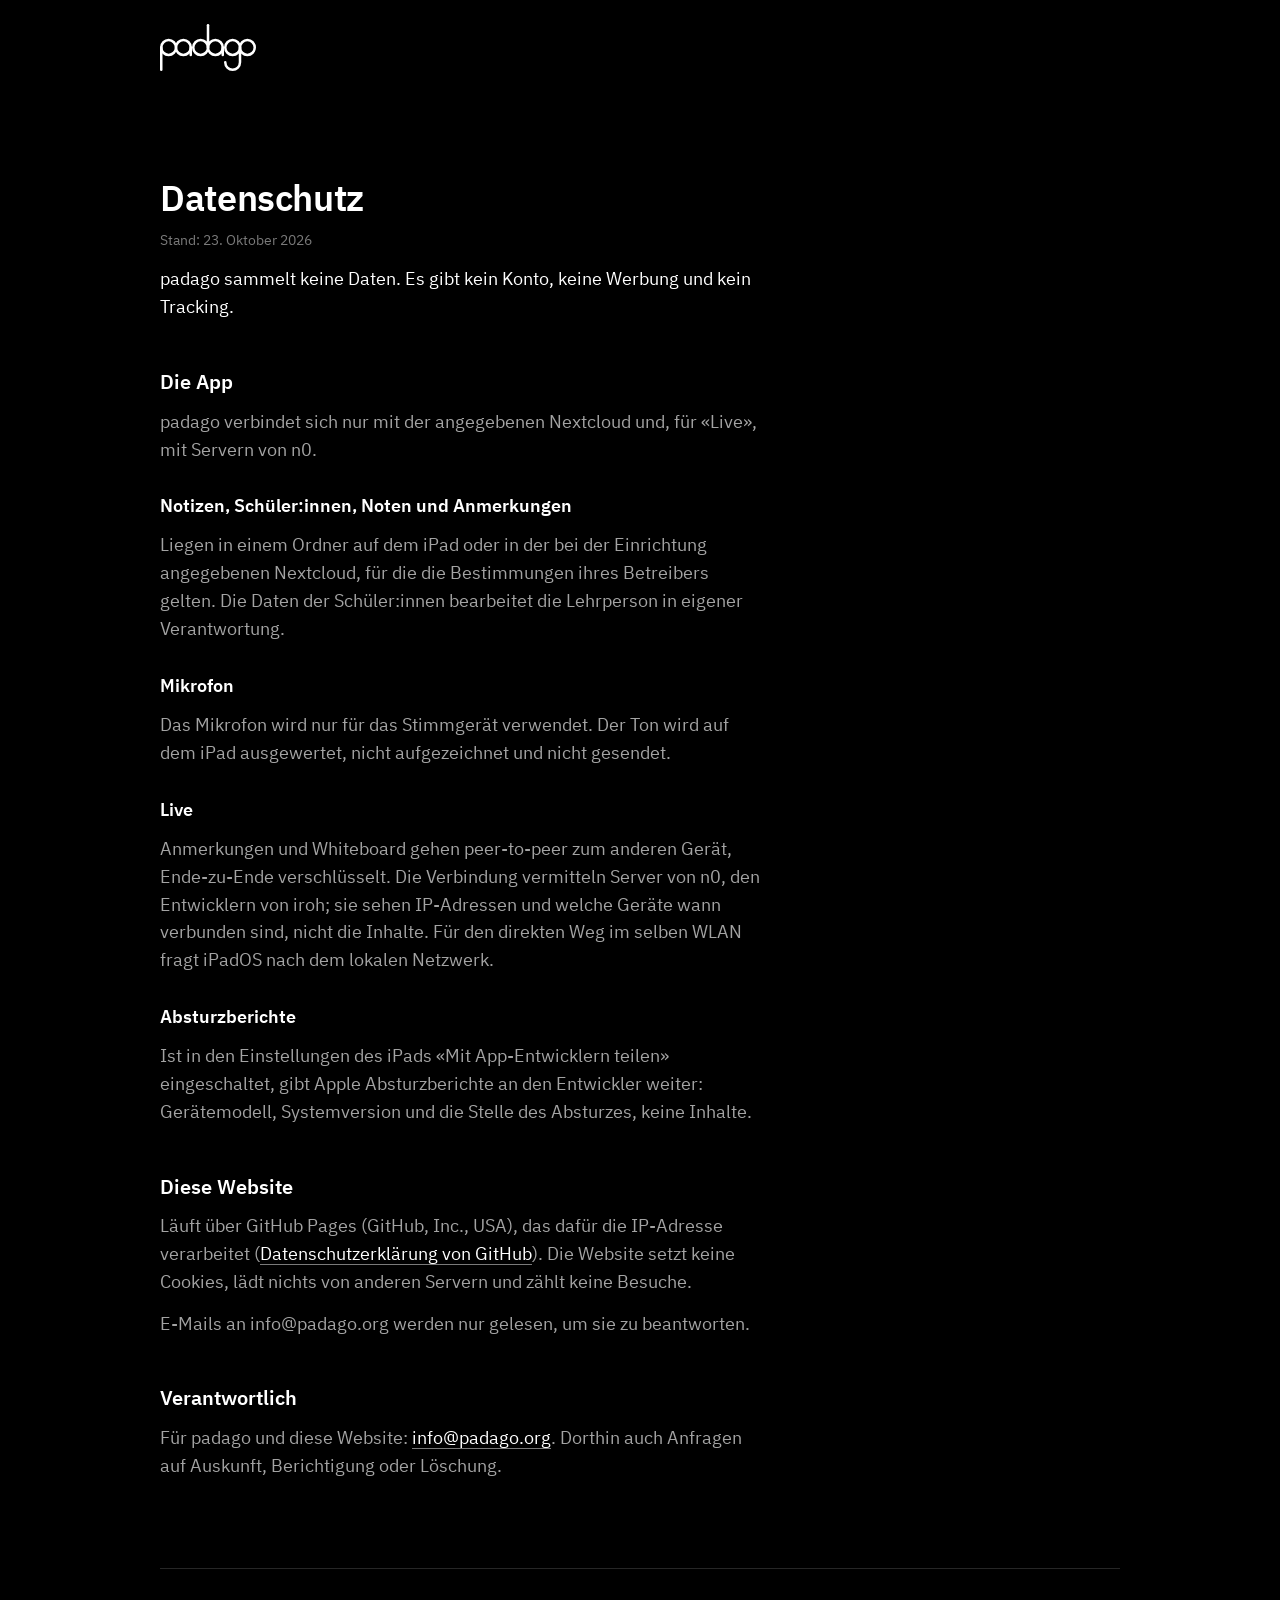
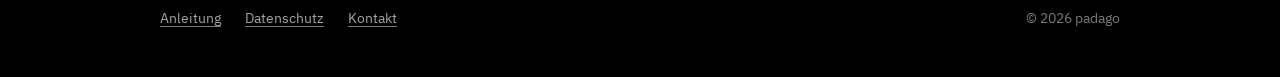
<file: datenschutz/index.html>
<!doctype html>
<html lang="de-CH">
<head>
<meta charset="utf-8">
<meta name="viewport" content="width=device-width, initial-scale=1">
<title>Datenschutz – padago</title>
<meta name="description" content="Was padago mit Daten macht: keine Sammlung, kein Konto, kein Tracking.">
<meta name="theme-color" content="#000000">
<meta name="color-scheme" content="dark">
<link rel="icon" href="../logo/favicon-64.png" sizes="64x64">
<link rel="apple-touch-icon" href="../logo/icon-180.png">
<link rel="stylesheet" href="../css/site.css">
</head>
<body>

<header class="wrap top">
  <a href="../"><img src="../logo/padago-wordmark-white.svg" alt="padago, zur Startseite" width="768" height="374"></a>
</header>

<main class="wrap">
  <article class="prose">
    <h1>Datenschutz</h1>
    <p class="stand">Stand: 23. Oktober 2026</p>

    <p class="lead">padago sammelt keine Daten. Es gibt kein Konto, keine Werbung und kein Tracking.</p>

    <h2 id="app">Die App</h2>
    <p>padago verbindet sich nur mit der angegebenen Nextcloud und, für «Live», mit Servern von n0.</p>

    <h3>Notizen, Schüler:innen, Noten und Anmerkungen</h3>
    <p>Liegen in einem Ordner auf dem iPad oder in der bei der Einrichtung angegebenen Nextcloud, für die die Bestimmungen ihres Betreibers gelten. Die Daten der Schüler:innen bearbeitet die Lehrperson in eigener Verantwortung.</p>

    <h3>Mikrofon</h3>
    <p>Das Mikrofon wird nur für das Stimmgerät verwendet. Der Ton wird auf dem iPad ausgewertet, nicht aufgezeichnet und nicht gesendet.</p>

    <h3>Live</h3>
    <p>Anmerkungen und Whiteboard gehen peer-to-peer zum anderen Gerät, Ende-zu-Ende verschlüsselt. Die Verbindung vermitteln Server von n0, den Entwicklern von iroh; sie sehen IP-Adressen und welche Geräte wann verbunden sind, nicht die Inhalte. Für den direkten Weg im selben WLAN fragt iPadOS nach dem lokalen Netzwerk.</p>

    <h3>Absturzberichte</h3>
    <p>Ist in den Einstellungen des iPads «Mit App-Entwicklern teilen» eingeschaltet, gibt Apple Absturzberichte an den Entwickler weiter: Gerätemodell, Systemversion und die Stelle des Absturzes, keine Inhalte.</p>

    <h2 id="website">Diese Website</h2>
    <p>Läuft über GitHub Pages (GitHub, Inc., USA), das dafür die IP-Adresse verarbeitet (<a href="https://docs.github.com/de/site-policy/privacy-policies/github-general-privacy-statement">Datenschutzerklärung von GitHub</a>). Die Website setzt keine Cookies, lädt nichts von anderen Servern und zählt keine Besuche.</p>
    <p>E-Mails an info@padago.org werden nur gelesen, um sie zu beantworten.</p>

    <h2 id="verantwortlich">Verantwortlich</h2>
    <p>Für padago und diese Website: <a href="mailto:info@padago.org">info@padago.org</a>. Dorthin auch Anfragen auf Auskunft, Berichtigung oder Löschung.</p>
  </article>
</main>

<footer class="wrap foot">
  <nav aria-label="Weiteres">
    <a href="../anleitung/">Anleitung</a>
    <a href="./" aria-current="page">Datenschutz</a>
    <a href="mailto:info@padago.org">Kontakt</a>
  </nav>
  <p>© 2026 padago</p>
</footer>

</body>
</html>
</file>
<file: css/site.css>
/* padago.org — one stylesheet for every page.
   Black, white, two greys, one hairline, and the app's teal for what is
   underlined by hand. */

@font-face { font-family: "IBM Plex Sans"; font-style: normal; font-weight: 400; font-display: swap; src: url("../fonts/IBMPlexSans-Regular-Latin1.woff2") format("woff2"); unicode-range: U+0000, U+000D, U+0020-007E, U+00A0-00A3, U+00A4-00FF, U+0131, U+0152-0153, U+02C6, U+02DA, U+02DC, U+2013-2014, U+2018-201A, U+201C-201E, U+2020-2022, U+2026, U+2030, U+2039-203A, U+2044, U+2074, U+20AC, U+2122, U+2212, U+FB01-FB02; }
@font-face { font-family: "IBM Plex Sans"; font-style: normal; font-weight: 400; font-display: swap; src: url("../fonts/IBMPlexSans-Regular-Latin2.woff2") format("woff2"); unicode-range: U+0100-024F, U+0259, U+1E00-1EFF, U+20A0-20AB, U+20AD-20CF, U+2C60-2C7F, U+A720-A7FF, U+FB01-FB02; }
@font-face { font-family: "IBM Plex Sans"; font-style: normal; font-weight: 600; font-display: swap; src: url("../fonts/IBMPlexSans-SemiBold-Latin1.woff2") format("woff2"); unicode-range: U+0000, U+000D, U+0020-007E, U+00A0-00A3, U+00A4-00FF, U+0131, U+0152-0153, U+02C6, U+02DA, U+02DC, U+2013-2014, U+2018-201A, U+201C-201E, U+2020-2022, U+2026, U+2030, U+2039-203A, U+2044, U+2074, U+20AC, U+2122, U+2212, U+FB01-FB02; }
@font-face { font-family: "IBM Plex Sans"; font-style: normal; font-weight: 600; font-display: swap; src: url("../fonts/IBMPlexSans-SemiBold-Latin2.woff2") format("woff2"); unicode-range: U+0100-024F, U+0259, U+1E00-1EFF, U+20A0-20AB, U+20AD-20CF, U+2C60-2C7F, U+A720-A7FF, U+FB01-FB02; }

:root {
  color-scheme: dark;

  --bg: #000;            /* the logo's square */
  --ink: #fff;           /* wordmark, headings, names */
  --text: #a3a3a3;       /* running text, 8.3:1 on --bg */
  --faint: #7a7a7a;      /* small print, 4.9:1 on --bg */
  --line: #262626;       /* the one hairline */
  --accent: #00c4d7;     /* the app's accent, as it is in the dark */
  --edge: rgb(255 255 255 / .14);   /* round a dark screenshot on a black page */

  --font: "IBM Plex Sans", system-ui, -apple-system, "Helvetica Neue", Arial, sans-serif;
  --gutter: 16px;
  --page: 64rem;         /* the whole column */
}

@media (min-width: 48rem) {
  :root { --gutter: 32px; }
}

*, *::before, *::after { box-sizing: border-box; }

html {
  background: var(--bg);
  -webkit-text-size-adjust: 100%;
  text-size-adjust: 100%;
}

body {
  margin: 0;
  background: var(--bg);
  color: var(--text);
  font: 400 1.0625rem/1.55 var(--font);
  -webkit-font-smoothing: antialiased;
}

@media (min-width: 48rem) {
  body { font-size: 1.125rem; }
}

img { display: block; max-width: 100%; height: auto; }
/* hidden is HTML's; on an svg, such as a sprite of icons, browsers ignore it
   and leave a 300 × 150 box. */
svg[hidden] { display: none; }

a {
  color: var(--ink);
  text-decoration: underline;
  text-decoration-color: var(--faint);
  text-decoration-thickness: 1px;
  text-underline-offset: .2em;
}
a:hover { text-decoration-color: var(--ink); }
:focus-visible { outline: 2px solid var(--ink); outline-offset: 3px; border-radius: 2px; }

h1, h2, h3, h4 { color: var(--ink); font-weight: 600; line-height: 1.25; margin: 0; }
strong { color: var(--ink); font-weight: 600; }

.wrap {
  max-width: var(--page);
  margin-inline: auto;
  padding-inline: var(--gutter);
}

/* ---------------------------------------------------------------- start page */

/* Stacked, the top of the page is centred; side by side, it goes flush left
   with the rest of the page. */
.hero {
  padding-block: clamp(2rem, 6vw, 3.5rem) clamp(2.5rem, 7vw, 4.5rem);
  text-align: center;
}
.hero h1 img { width: min(100%, 19rem); margin-inline: auto; }

.claim {
  color: var(--ink);
  font-size: clamp(1.5rem, 1.1rem + 1.8vw, 2.25rem);
  line-height: 1.2;
  letter-spacing: -.01em;
  max-width: 20em;
  margin: clamp(1.75rem, 5vw, 2.5rem) auto 0;
}

/* Stacked: the button, and what it needs under it. Side by side: one row. */
.get {
  display: flex;
  flex-direction: column;
  align-items: center;
  gap: .6rem;
  margin: 1.75rem 0 0;
}

/* Side by side, the wordmark is the grid. Its 93.5 units of height are three
   bands: the d's stem above (29.5), the circles (34.5), the p and g below
   (29.5). The claim stands on the foot of the circles, as the letters do, and
   the download row ends where the p and g end. */
@media (min-width: 52rem) {
  .hero {
    --wm: clamp(18rem, 36vw, 28rem);
    display: grid;
    grid-template-columns: var(--wm) minmax(0, 1fr);
    grid-template-rows: calc(var(--wm) * 64 / 192) minmax(calc(var(--wm) * 29.5 / 192), auto);
    column-gap: clamp(2.5rem, 5vw, 4rem);
    text-align: left;
  }
  .hero h1 { grid-row: 1 / 3; }
  .hero h1 img { width: var(--wm); margin-inline: 0; }
  .claim {
    grid-row: 1;
    align-self: end;
    font-size: clamp(1.75rem, .9rem + 1.9vw, 2.25rem);
    /* The last line's baseline onto the row's foot: what Plex puts below the
       baseline at this line height, taken back. */
    margin: 0 0 -.225em;
  }
  /* Where the band below is shallower than the row, the row grows and the
     claim keeps its baseline. */
  .get {
    grid-row: 2;
    align-self: end;
    flex-direction: row;
    flex-wrap: wrap;
    gap: .75rem 1.25rem;
    margin: 0;
    padding-top: 1.25rem;
  }
}

@supports (text-box: trim-end cap alphabetic) {
  @media (min-width: 52rem) {
    .claim { text-box: trim-end cap alphabetic; margin-bottom: 0; }
  }
}

/* Until the app is live, a plain outline in place of Apple's badge, which is
   only for apps that can be downloaded. */
.store {
  display: inline-block;
  padding: .55rem 1.1rem;
  border: 1px solid var(--faint);
  border-radius: .5rem;
  color: var(--ink);
  font-weight: 600;
}

.req { color: var(--faint); font-size: .875rem; }

/* A hairline as wide as the text, not as the gutters. */
.part, .foot { position: relative; }
.part::before, .foot::before {
  content: "";
  position: absolute;
  top: 0;
  left: var(--gutter);
  right: var(--gutter);
  height: 1px;
  background: var(--line);
}

.part { padding-block: clamp(3rem, 8vw, 5.5rem); }
.part h2 {
  font-size: clamp(1.375rem, 1.2rem + .8vw, 1.75rem);
  margin-bottom: clamp(1.75rem, 4vw, 2.5rem);
}

/* The app's two halves are the page's two big sections. */
.half { padding-block: clamp(3.5rem, 10vw, 7rem); }
.half h2 {
  font-size: clamp(2.5rem, 1.5rem + 4vw, 4rem);
  line-height: 1;
  letter-spacing: -.02em;
  margin-bottom: clamp(2.25rem, 5.5vw, 4rem);
}

/* Each thing the app does under a picture of it, two to a row, on a wider
   page than the others. A picture is a whole screen cropped to its upper
   part (or lower, by --at), since that is where an iPad screen keeps what
   it is about. One left over at the end of a section keeps its size and has
   its words in the empty half of the row beside it. */
.page--wide { --page: 72rem; }

/* The picture has no lower edge: it goes dark into the page, and its name
   comes up out of the dark, over the last of it. So a caption belongs to
   the picture above it, and is far from the next row. The picture needs no
   ring either; its light is its edge. */
.tiles {
  --gap-x: clamp(1.5rem, 3vw, 2.5rem);
  /* Tall enough for the middle of a screen as well as its top: a note being
     written sits under the one it follows. */
  --shot: 4 / 5;
  /* How far a caption comes up over the last of its picture. */
  --lift: clamp(1.25rem, 3.5vw, 2rem);
  /* Eased in lightness as the eye sees it, not in the light itself: a cosine
     from full to none, each stop's L* turned back into the alpha a mask
     scales by. So the fade has no edge where it begins and darkens evenly.
     And no longer than the name needs: the picture is whole until a little
     above the name, faint by its top and out by the middle of its letters,
     so as much of the screen shows as can while the name still reads. */
  --fade-from: calc(100% - var(--lift) - 2rem);
  --fade-step: calc(3.5rem / 12);
  --fade: linear-gradient(to bottom,
    rgb(0 0 0 / 1) var(--fade-from),
    rgb(0 0 0 / .957) calc(var(--fade-from) + var(--fade-step)),
    rgb(0 0 0 / .837) calc(var(--fade-from) + 2 * var(--fade-step)),
    rgb(0 0 0 / .667) calc(var(--fade-from) + 3 * var(--fade-step)),
    rgb(0 0 0 / .483) calc(var(--fade-from) + 4 * var(--fade-step)),
    rgb(0 0 0 / .315) calc(var(--fade-from) + 5 * var(--fade-step)),
    rgb(0 0 0 / .184) calc(var(--fade-from) + 6 * var(--fade-step)),
    rgb(0 0 0 / .096) calc(var(--fade-from) + 7 * var(--fade-step)),
    rgb(0 0 0 / .044) calc(var(--fade-from) + 8 * var(--fade-step)),
    rgb(0 0 0 / .018) calc(var(--fade-from) + 9 * var(--fade-step)),
    rgb(0 0 0 / .007) calc(var(--fade-from) + 10 * var(--fade-step)),
    rgb(0 0 0 / .002) calc(var(--fade-from) + 11 * var(--fade-step)),
    rgb(0 0 0 / 0) calc(var(--fade-from) + 12 * var(--fade-step)));
  display: grid;
  gap: clamp(3.5rem, 8vw, 5.5rem) var(--gap-x);
}
.tile { margin: 0; }
.tile__shot {
  width: 100%;
  aspect-ratio: var(--shot);
  object-fit: cover;
  object-position: 50% var(--at, 0%);
  border-radius: .75rem .75rem 0 0;
  -webkit-mask-image: var(--fade);
  mask-image: var(--fade);
}
.tile figcaption { position: relative; margin-top: calc(-1 * var(--lift)); }
.tile h3 {
  font-size: clamp(1.5rem, 1.2rem + 1.2vw, 2.125rem);
  letter-spacing: -.015em;
  margin-bottom: .5rem;
}
.tile p { margin: 0; max-width: 30rem; }

@media (min-width: 48rem) {
  .tiles { grid-template-columns: repeat(2, minmax(0, 1fr)); }
  .tile--beside {
    grid-column: 1 / -1;
    display: grid;
    grid-template-columns: repeat(2, minmax(0, 1fr));
    column-gap: var(--gap-x);
  }
  .tile--beside figcaption { align-self: end; margin-top: 0; padding-bottom: 12%; }
}

/* A click on a picture shows the whole screen, uncropped and unfaded, as
   large as fits but never past its own size, on the page gone almost black.
   A click anywhere puts it back. */
.tile__open { display: block; cursor: zoom-in; border-radius: .75rem .75rem 0 0; }

html:has(.view[open]) { overflow: hidden; }
.view {
  inset: 0;
  width: auto;
  height: auto;
  max-width: none;
  max-height: none;
  margin: 0;
  padding: var(--gutter);
  border: 0;
  background: none;
  cursor: zoom-out;
  overscroll-behavior: contain;
}
.view[open] {
  display: grid;
  grid-template: minmax(0, 1fr) / minmax(0, 1fr);
  place-items: center;
}
.view::backdrop { background: rgb(0 0 0 / .92); }
.view img {
  width: auto;
  height: auto;
  max-width: 100%;
  max-height: 100%;
  border-radius: .75rem;
}
.view form { position: absolute; top: var(--gutter); right: var(--gutter); z-index: 1; }
.view__close {
  display: grid;
  place-items: center;
  width: 2.75rem;
  height: 2.75rem;
  padding: 0;
  border: 1px solid var(--faint);
  border-radius: 50%;
  background: var(--bg);
  color: var(--ink);
  cursor: pointer;
}
.view__close svg { fill: none; stroke: currentColor; stroke-width: 1.75; stroke-linecap: round; }

@media (prefers-reduced-motion: no-preference) {
  .view[open], .view[open]::backdrop { animation: view-in .18s ease-out; }
}
@keyframes view-in { from { opacity: 0; } }

/* A word underlined by hand, the way a note is marked in the app: one
   stroke in the accent, even in weight with round ends, bowed a little and
   not quite steady, a little past the word at the end. Each of the two
   words has a stroke of its own and keeps it wherever it is underlined, so
   the claim's Notizen and the section's Notizen are the same gesture. The
   stroke is a mask, so its colour stays a token. */
.pen { position: relative; white-space: nowrap; }
.pen::after {
  content: "";
  position: absolute;
  left: -.03em;
  right: -.08em;
  bottom: -.15em;
  height: .38em;
  background: var(--accent);
  -webkit-mask: var(--stroke) center / 100% 100% no-repeat;
  mask: var(--stroke) center / 100% 100% no-repeat;
  pointer-events: none;
}
.pen--notizen {
  --stroke: url("data:image/svg+xml,%3Csvg xmlns='http://www.w3.org/2000/svg' viewBox='0 0 120 12' preserveAspectRatio='none'%3E%3Cpath d='M2.06 7.61L3.58 7.53L5.14 7.44L6.73 7.36L8.35 7.28L10.01 7.2L11.71 7.12L13.44 7.04L15.19 6.96L16.98 6.88L18.8 6.8L20.65 6.72L22.53 6.65L24.43 6.57L26.36 6.49L28.31 6.42L30.29 6.35L32.28 6.28L34.31 6.21L36.35 6.15L38.41 6.09L40.49 6.04L42.59 5.99L44.7 5.95L46.83 5.92L48.98 5.89L51.14 5.86L53.31 5.85L55.5 5.84L57.7 5.85L59.91 5.85L62.13 5.87L64.35 5.9L66.59 5.93L68.83 5.97L71.07 6.02L73.33 6.08L75.58 6.14L77.84 6.21L80.1 6.29L82.37 6.37L84.63 6.45L86.89 6.55L89.15 6.64L91.41 6.74L93.66 6.85L95.91 6.95L98.15 7.07L100.39 7.18L102.62 7.29L104.84 7.41L107.05 7.53L109.25 7.65L111.44 7.78L113.62 7.91L115.78 8.04L117.93 8.17L118.37 8.11L118.76 7.88L119.03 7.53L119.15 7.09L119.09 6.65L118.86 6.26L118.5 5.99L118.07 5.87L115.92 5.74L113.75 5.61L111.57 5.48L109.38 5.36L107.18 5.23L104.96 5.11L102.74 5L100.51 4.88L98.27 4.77L96.02 4.66L93.77 4.55L91.51 4.45L89.25 4.35L86.99 4.25L84.72 4.16L82.45 4.07L80.18 3.99L77.92 3.91L75.65 3.84L73.39 3.78L71.13 3.72L68.87 3.67L66.62 3.63L64.38 3.6L62.15 3.57L59.92 3.55L57.7 3.55L55.5 3.54L53.3 3.55L51.12 3.56L48.95 3.59L46.8 3.62L44.66 3.65L42.54 3.69L40.43 3.74L38.35 3.79L36.28 3.85L34.23 3.91L32.21 3.98L30.2 4.05L28.22 4.12L26.27 4.19L24.34 4.27L22.43 4.35L20.55 4.43L18.7 4.5L16.88 4.58L15.09 4.66L13.33 4.74L11.6 4.82L9.9 4.9L8.24 4.98L6.61 5.06L5.01 5.15L3.46 5.23L1.94 5.31L1.5 5.43L1.14 5.7L0.91 6.08L0.85 6.53L0.96 6.96L1.23 7.32L1.62 7.55Z'/%3E%3C/svg%3E");
}
.pen--noten {
  --stroke: url("data:image/svg+xml,%3Csvg xmlns='http://www.w3.org/2000/svg' viewBox='0 0 120 12' preserveAspectRatio='none'%3E%3Cpath d='M2.05 7.3L4.1 7.21L6.16 7.12L8.24 7.02L10.34 6.93L12.45 6.83L14.57 6.74L16.71 6.65L18.86 6.57L21.02 6.49L23.19 6.41L25.38 6.33L27.56 6.27L29.76 6.2L31.97 6.15L34.17 6.1L36.39 6.05L38.61 6.02L40.83 5.99L43.05 5.97L45.27 5.96L47.49 5.95L49.72 5.95L51.94 5.96L54.15 5.97L56.37 6L58.58 6.02L60.78 6.06L62.98 6.09L65.17 6.14L67.35 6.18L69.52 6.24L71.68 6.29L73.84 6.35L75.97 6.41L78.1 6.47L80.21 6.53L82.31 6.6L84.39 6.66L86.45 6.73L88.49 6.8L90.52 6.87L92.52 6.94L94.5 7.01L96.47 7.08L98.4 7.16L100.32 7.24L102.21 7.32L104.07 7.41L105.9 7.5L107.71 7.6L109.49 7.7L111.23 7.81L112.95 7.92L114.63 8.04L116.28 8.17L117.9 8.31L118.35 8.26L118.74 8.05L119.02 7.69L119.15 7.26L119.1 6.82L118.88 6.42L118.53 6.14L118.1 6.02L116.47 5.88L114.8 5.75L113.11 5.63L111.38 5.51L109.62 5.4L107.83 5.3L106.02 5.2L104.18 5.11L102.31 5.03L100.42 4.94L98.5 4.86L96.55 4.79L94.59 4.71L92.6 4.64L90.6 4.57L88.57 4.5L86.52 4.43L84.46 4.36L82.38 4.3L80.28 4.23L78.17 4.17L76.04 4.11L73.9 4.05L71.74 3.99L69.58 3.94L67.4 3.89L65.22 3.84L63.02 3.79L60.82 3.76L58.61 3.72L56.39 3.7L54.17 3.67L51.95 3.66L49.72 3.65L47.49 3.65L45.26 3.66L43.03 3.67L40.8 3.69L38.57 3.72L36.35 3.75L34.13 3.8L31.91 3.85L29.7 3.9L27.5 3.97L25.3 4.04L23.11 4.11L20.94 4.19L18.77 4.27L16.62 4.36L14.48 4.45L12.35 4.54L10.23 4.63L8.14 4.72L6.06 4.82L3.99 4.91L1.95 5.01L1.51 5.11L1.15 5.38L0.92 5.76L0.85 6.21L0.96 6.64L1.23 7.01L1.61 7.24Z'/%3E%3C/svg%3E");
}

/* What holds for both halves, after them and in a smaller hand: four short
   columns once they fit. */
.facts h2 {
  font-size: clamp(1.75rem, 1.3rem + 1.8vw, 2.5rem);
  line-height: 1.1;
  letter-spacing: -.02em;
  margin-bottom: clamp(1.75rem, 4vw, 2.75rem);
}
.facts dl { margin: 0; display: grid; gap: 1.5rem 2rem; max-width: 52rem; }
.facts dt { color: var(--ink); font-weight: 600; }
.facts dd { margin: .25rem 0 0; font-size: 1rem; }

@media (min-width: 40rem) {
  .facts dl { grid-template-columns: repeat(2, minmax(0, 1fr)); }
}
@media (min-width: 64rem) {
  .facts dl { grid-template-columns: repeat(4, minmax(0, 1fr)); max-width: none; }
}

/* ---------------------------------------------------------------- subpages */

.top { padding-block: 1.5rem; }
.top a { display: inline-block; }
.top img { width: 6rem; }

.prose { max-width: 38rem; padding-block: clamp(2.5rem, 7vw, 4.5rem) clamp(3rem, 8vw, 5.5rem); }
.prose h1 { font-size: clamp(1.75rem, 1.4rem + 1.4vw, 2.25rem); letter-spacing: -.01em; }
.prose h2 { font-size: 1.25rem; margin-top: 3rem; scroll-margin-top: 1.5rem; }
.prose h3 { font-size: 1em; margin-top: 2rem; scroll-margin-top: 1.5rem; }
.prose h2 + h3 { margin-top: 1.25rem; }
.prose p, .prose ul, .prose ol { margin: .75em 0 0; }
.prose ul, .prose ol { padding-left: 1.2em; }
.prose li + li { margin-top: .35em; }
.prose .lead { color: var(--ink); }
/* Text as it is typed into the app, in the page's own letters. */
.prose pre {
  margin: .75em 0 0;
  padding: .75rem 1rem;
  border: 1px solid var(--line);
  border-radius: .75rem;
  color: var(--ink);
  font: inherit;
  white-space: pre-wrap;
}

/* The folder Padago as the Dateien-App lists it: each folder and file on its
   own line under the one it lies in, a hairline down from each folder to what
   is in it, and in small print what a thing is for. Where the box is wide
   enough, that print stands in a column of its own; on a phone it goes under
   the name. */
.prose .tree {
  container-type: inline-size;
  list-style: none;
  margin: .75em 0 0;
  padding: .75rem 1rem;
  border: 1px solid var(--line);
  border-radius: .75rem;
  line-height: 1.45;
  --step: calc(1.45rem + 1px);
}
.prose .tree ul {
  list-style: none;
  margin: 0 0 0 .55rem;
  padding: 0 0 0 .9rem;
  border-left: 1px solid var(--line);
}
.prose .tree li + li { margin-top: 0; }
.tree li li { --in: var(--step); }
.tree li li li { --in: calc(2 * var(--step)); }
.tree li li li li { --in: calc(3 * var(--step)); }
.tree div { display: grid; padding-block: .2rem; }
.tree span { display: flex; gap: .5rem; color: var(--ink); }
.tree svg {
  flex: none;
  width: 1.25rem;
  height: 1.25rem;
  margin-top: .05rem;
  fill: none;
  stroke: var(--text);
  stroke-width: 1.75;
  stroke-linecap: round;
  stroke-linejoin: round;
  color: var(--text);
}
.tree small { padding-left: 1.75rem; color: var(--faint); font-size: .875rem; }
.tree small a { color: inherit; }
@container (min-width: 34rem) {
  .tree div {
    grid-template-columns: minmax(max-content, calc(20rem - var(--in, 0px))) minmax(0, 1fr);
    column-gap: 1rem;
    align-items: baseline;
  }
  .tree small { padding-left: 0; }
}

/* The same week written two ways, a list and a table, one over the other:
   side by side, the text column is too narrow for the table's names. Each
   in the box text typed into the app stands in. */
.samples {
  display: grid;
  gap: .75rem;
  margin-top: .75em;
  font-size: .9375rem;
}
.samples > pre { margin: 0; white-space: pre; overflow-x: auto; }
.samples > table {
  width: 100%;
  border: 1px solid var(--line);
  border-radius: .75rem;
  border-spacing: 0;
  padding: .5rem .75rem;
  color: var(--ink);
}
.samples th, .samples td { padding: .25rem; text-align: left; vertical-align: top; }
.samples th { font-weight: 400; color: var(--text); }
.samples thead th { border-bottom: 1px solid var(--line); }
.samples tbody th { width: 1%; padding-right: 1rem; white-space: nowrap; }

.stand { color: var(--faint); font-size: .875rem; margin-top: .5rem; }

/* What is not written yet says so, quietly. */
.todo { color: var(--faint); }

/* The Anleitung, one chapter at a time under its section's name, as the
   app is in parts. The menu names the sections, in a line over the text
   where it is narrow, and the chapters of the one shown in a line under
   them. Beside the text it opens that section to its chapters, and the
   chapter shown to its topics. */
.docs { display: grid; }
.docs .prose { padding-top: 2rem; }
.toc {
  padding-block: clamp(2.5rem, 7vw, 4.5rem) 1.25rem;
  border-bottom: 1px solid var(--line);
  font-size: .9375rem;
  line-height: 1.35;
}
.toc h1 { font-size: .875rem; color: var(--faint); font-weight: 400; margin-bottom: .75rem; }
.toc ol { list-style: none; margin: 0; padding: 0; }
.toc > ol { display: flex; flex-wrap: wrap; gap: .4rem 1.25rem; }
.toc ol ol { display: none; }
.toc a { color: var(--text); text-decoration: none; }
.toc a:hover, .toc a[aria-current] { color: var(--ink); }
.toc > ol > li > a[aria-current] { font-weight: 600; }

@media (max-width: 45.99rem) {
  .toc > ol > li:has(> a[aria-current]) { display: contents; }
  .toc > ol > li:has(> a[aria-current]) > ol {
    display: flex;
    flex-wrap: wrap;
    flex-basis: 100%;
    order: 1;
    gap: .3rem 1rem;
    margin-top: .6rem;
    font-size: .875rem;
  }
}

/* A section's name heads the page; the chapter shown and its topics are
   the steps below it. */
.doc h2 { font-size: clamp(1.75rem, 1.4rem + 1.4vw, 2.25rem); letter-spacing: -.01em; margin-top: 0; }
.doc h3 { font-size: 1.25rem; margin-top: 0; }
.doc h4 { font-size: 1em; margin-top: 2rem; }
.doc h3 + h4 { margin-top: 1.25rem; }
/* A section without chapters is a page of its own; its headings are its
   topics, and look it. */
.doc > section > h3 { font-size: 1em; margin-top: 2rem; }
.doc section > section { margin-top: 1.5rem; }
.doc :is(h2, h3, h4) { scroll-margin-top: 1.5rem; }
/* Where a link into another chapter leaves the focus, not a thing to tap. */
.doc :is(h2, h3, h4):focus { outline: none; }
/* Without the script, the sections one under the other, and the chapters
   in each. */
.doc > section:not([hidden]) ~ section:not([hidden]) { margin-top: 4.5rem; }
.doc section > section:not([hidden]) ~ section:not([hidden]) { margin-top: 3rem; }

/* At the foot of a chapter, the ones before and after it. */
.pager {
  display: grid;
  grid-template-columns: repeat(2, minmax(0, 1fr));
  gap: .75rem;
  margin-top: clamp(3rem, 8vw, 4.5rem);
}
.pager[hidden] { display: none; }
.pager a {
  padding: .75rem 1rem;
  border: 1px solid var(--line);
  border-radius: .75rem;
  color: var(--ink);
  font-weight: 600;
  line-height: 1.35;
  text-decoration: none;
}
.pager a:hover { border-color: var(--faint); }
.pager span { display: block; color: var(--faint); font-size: .875rem; font-weight: 400; }
.pager [rel="next"] { grid-column: 2; text-align: right; }
/* The arrow keeps to the name's word, where a long name wraps. */
.pager [rel="prev"] strong::before { content: "‹\a0"; content: "‹\a0" / ""; }
.pager [rel="next"] strong::after { content: "\a0›"; content: "\a0›" / ""; }

/* A button of the app named by its icon, in the line of text: the app's own
   glyph and stroke, a little larger than the letters, in white so it reads
   as the thing to tap. */
.ico {
  display: inline-block;
  width: 1.25em;
  height: 1.25em;
  vertical-align: -.3em;
  fill: none;
  stroke: var(--ink);
  stroke-width: 1.75;
  stroke-linecap: round;
  stroke-linejoin: round;
  color: var(--ink);
}

/* A button, a menu's entry or a setting of the app named by its word, in
   white as its icons are, so it too reads as the thing to tap. */
.ui { color: var(--ink); }

/* A control the app floats over the page on a disc or pill of its own, as the
   + between two pages in «Neu anordnen» or «Original» in «Optimieren»: drawn
   so here too, on the app's dark stand with its hairline, so it is told apart
   from the bare icon or word of the same name. */
.ico--disc,
.ui--pill {
  border-radius: 999px;
  background: #1a1a1a;
  box-shadow: inset 0 0 0 1px rgb(255 255 255 / .16);
}
.ico--disc {
  width: 1.5em;
  height: 1.5em;
  padding: .3em;
  vertical-align: -.42em;
}
.ui--pill {
  padding: .1em .7em .15em;
  font-size: .875em;
  font-weight: 600;
  white-space: nowrap;
}

/* A list whose items are each led by a picture the app itself shows, as the
   four layouts under Darstellung are: the picture beside its words, where a
   bullet's text would start. */
.pictured { list-style: none; }
.pictured li { display: grid; grid-template-columns: 4.5rem minmax(0, 1fr); gap: 1rem; align-items: center; }
.pictured li + li { margin-top: .75rem; }
.pictured img { width: 100%; height: auto; border-radius: .6rem; }
/* The same for a single mark of the app's bar, as the states of ↻ are: a
   column the mark's own size, so it is not drawn larger than it is. */
.pictured--marks li { grid-template-columns: 2.75rem minmax(0, 1fr); }
.pictured--marks li + li { margin-top: .5rem; }

/* One such mark in the line of text, cut square from the bar and rounded
   only a little, so a count on its corner is not cut off. */
.mark {
  display: inline-block;
  width: auto;
  height: 1.75em;
  vertical-align: -.55em;
  border-radius: .4em;
}

/* The app's main switch in the line of text, cut from a screenshot and
   rounded as the switch is, so the bar around it falls away. */
.pivot {
  display: inline-block;
  width: auto;
  height: 1.6em;
  vertical-align: -.5em;
  border-radius: 999px;
}

/* A screenshot in the Anleitung, the width of the text. A tall screen is
   cropped to the part the text is about (--shot, --at); a click on it shows
   the whole screen, as on the start page. */
.shot { margin: 1.25rem 0 0; }
.shot + p { margin-top: 1.25rem; }
.shot a { display: block; cursor: zoom-in; border-radius: .75rem; }
.shot img { display: block; width: 100%; height: auto; border-radius: .75rem; }
.shot--crop img {
  aspect-ratio: var(--shot, 4 / 3);
  object-fit: cover;
  object-position: 50% var(--at, 0%);
}

/* The menu beside the text from an iPad mini upright, 744 px, on. */
@media (min-width: 46rem) {
  .docs { grid-template-columns: clamp(11rem, 18vw, 14rem) minmax(0, 1fr); column-gap: clamp(2.5rem, 5vw, 4rem); }
  .docs .prose { padding-top: clamp(2.5rem, 7vw, 4.5rem); }
  .toc {
    position: sticky;
    top: 0;
    align-self: start;
    max-height: 100vh;
    overflow-y: auto;
    padding-bottom: 2.5rem;
    border-bottom: 0;
  }
  .toc > ol { display: block; }
  .toc a { display: block; padding-block: .25rem; }
  .toc li:has(a[aria-current]) > ol { display: block; }
  /* The chapters on a hairline, marked on it the topic being read, or the
     chapter shown before its first topic. */
  .toc ol ol { margin-block: .25rem .5rem; border-left: 1px solid var(--line); }
  .toc ol ol ol { margin: 0; border: 0; }
  .toc ol ol a { margin-left: -1px; padding-left: .85rem; border-left: 1px solid transparent; }
  .toc ol ol ol a { padding-left: 1.7rem; font-size: .875rem; }
  .toc ol ol a[aria-current="location"],
  .toc li:not(:has(a[aria-current="location"])) > a[aria-current="page"] { border-left-color: var(--ink); }
}

/* ---------------------------------------------------------------- foot */

.foot {
  display: flex;
  flex-wrap: wrap;
  justify-content: space-between;
  gap: .75rem 2rem;
  padding-block: 2.5rem 3rem;
  color: var(--faint);
  font-size: .875rem;
}
.foot nav { display: flex; flex-wrap: wrap; gap: .5rem 1.5rem; }
.foot a { color: var(--text); }
.foot p { margin: 0; }
</file>
